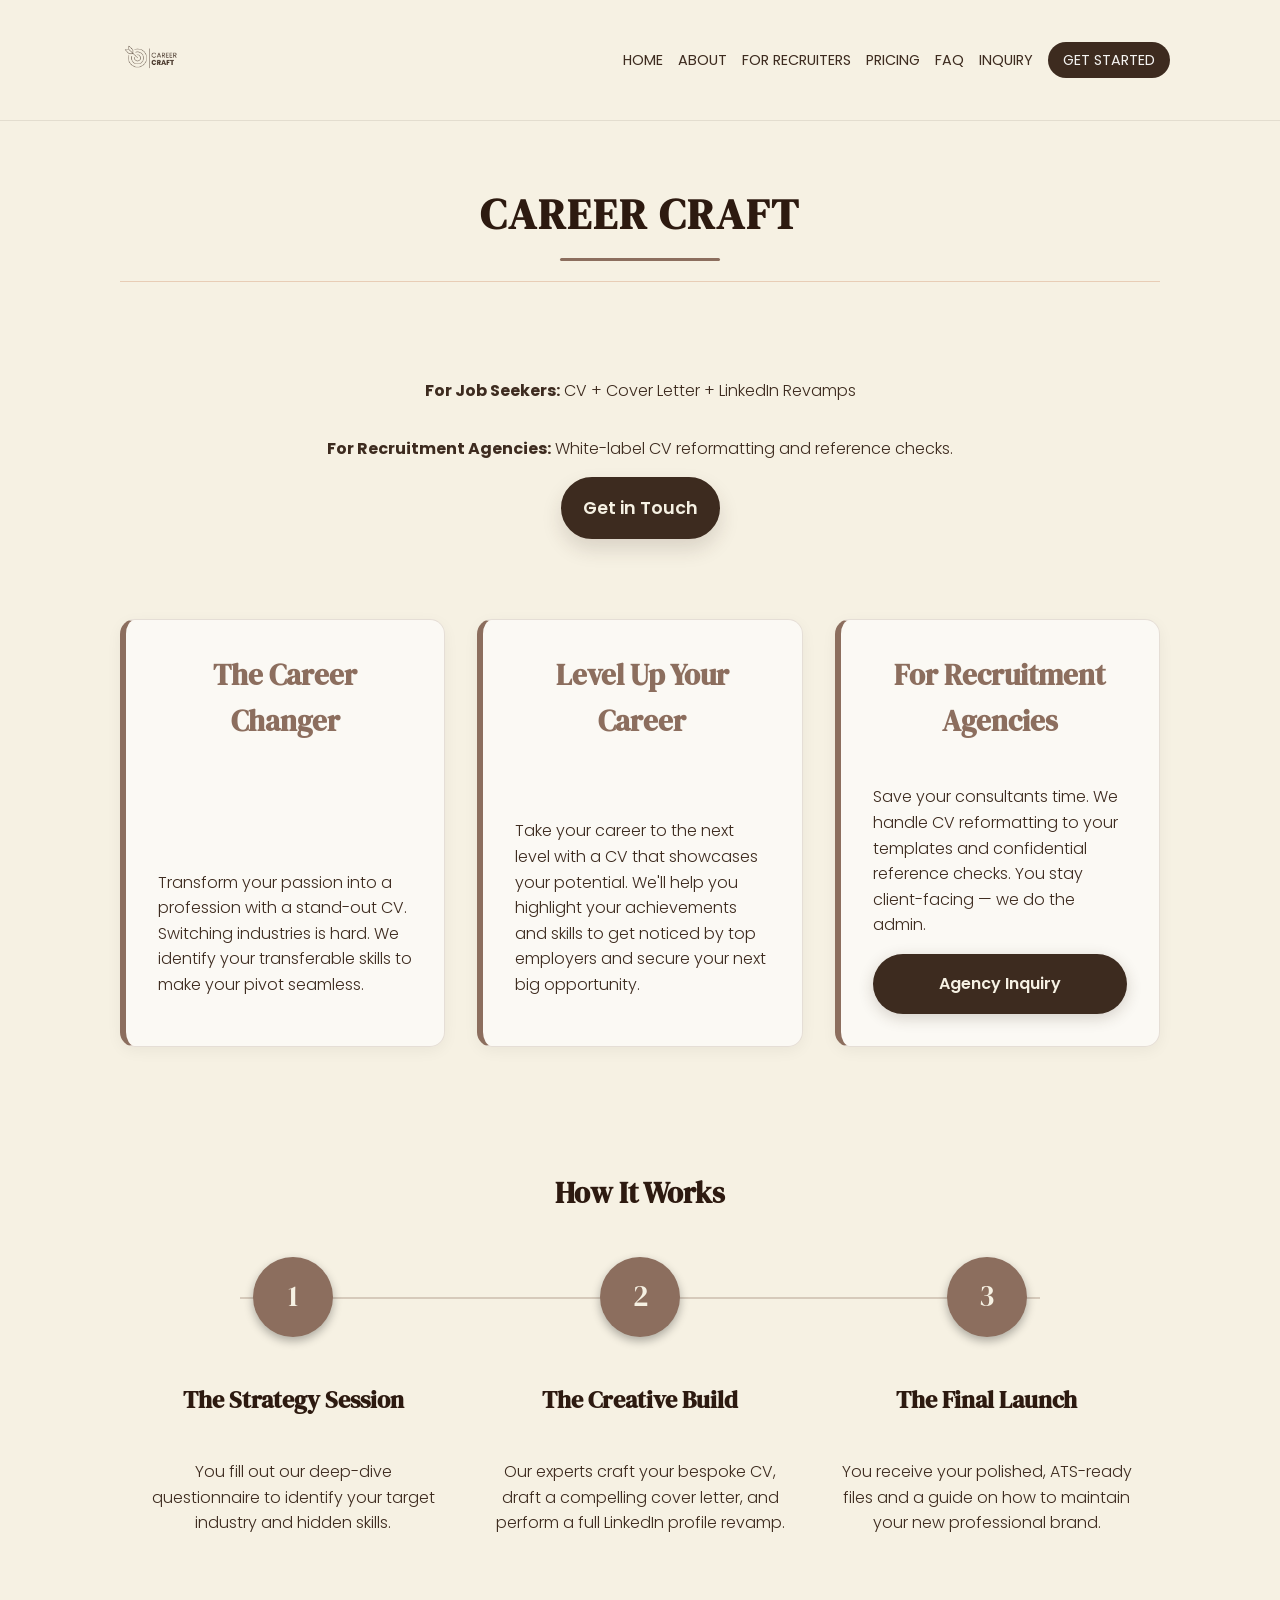
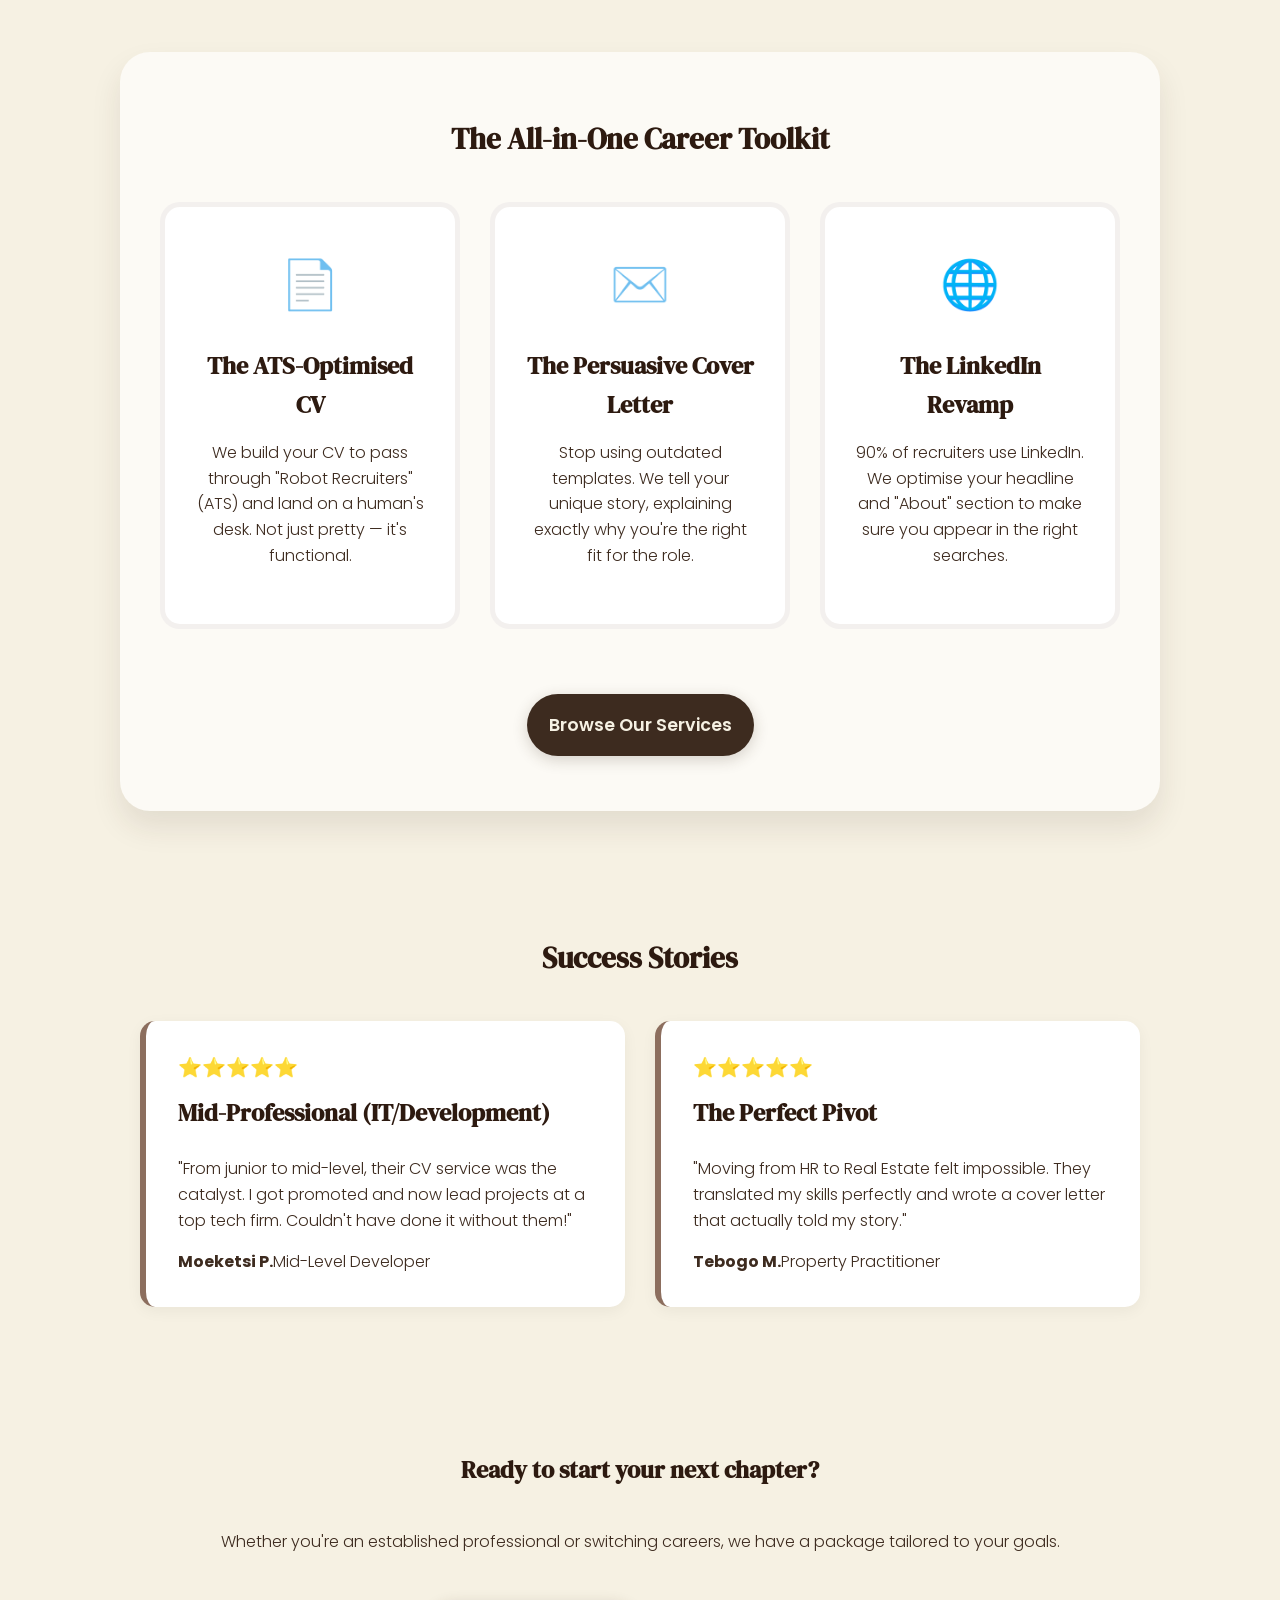
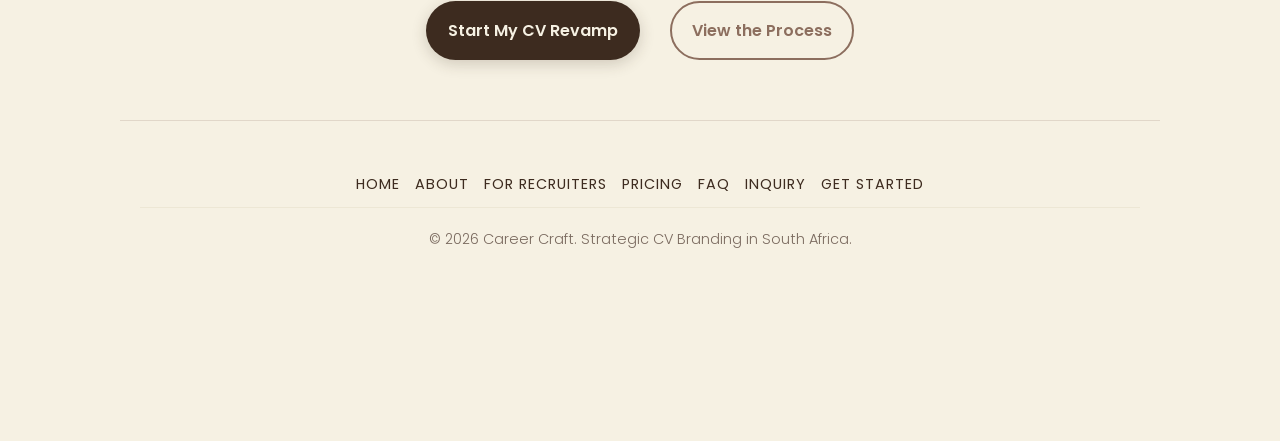
<file: index.html>
<!DOCTYPE html>
<html lang="en">

<head>
    <meta charset="UTF-8">
    <meta name="viewport" content="width=device-width, initial-scale=1.0">
    <meta name="description"
        content="Career Craft: Human-written CVs, cover letters & LinkedIn revamps for SA job seekers. White-label CV reformatting & admin support for recruitment agencies.">

    <title>Career Craft | CV Writing & Recruitment Support South Africa</title>
    <link rel="shortcut icon" href="images/favicon.ico.svg" type="image/x-icon">

    <!-- Open Graph / Social -->
    <meta property="og:title" content="Career Craft | CV Writing & Agency Support">
    <meta property="og:description"
        content="ATS-ready CVs for job seekers. White-label CV reformatting, reference checks & lead gen for recruitment agencies.">
    <meta property="og:type" content="website">
    <meta property="og:image" content="https://career-craft-ruby-six.vercel.app/images/social-preview.png">
    <meta property="og:image:width" content="1200">
    <meta property="og:image:height" content="630">
    <meta property="og:url" content="https://career-craft-ruby-six.vercel.app/">
    <meta property="og:site_name" content="Career Craft">

    <!-- Fonts -->
    <link rel="preconnect" href="https://fonts.googleapis.com">
    <link rel="preconnect" href="https://fonts.gstatic.com" crossorigin>
    <link href="https://fonts.googleapis.com/css2?family=DM+Serif+Display&family=Poppins:wght@300;400;600&display=swap"
        rel="stylesheet">

    <link rel="stylesheet" href="styles.css">
</head>

<body>

    <nav class="top-nav">
        <div class="nav-container">
            <a href="index.html" class="logo-link">
                <img src="images/logo.png (2).png" alt="Career Craft Logo" class="nav-logo">
            </a>

            <ul class="nav-links">
                <li><a href="index.html">Home</a></li>
                <li><a href="about.html">About</a></li>
                <li><a href="agency.html">For Recruiters</a></li>
                <li><a href="pricing.html">Pricing</a></li>
                <li><a href="faq.html">FAQ</a></li>
                <li><a href="inquiry.html">Inquiry</a></li>
                <li><a href="contact.html" class="nav-cta">Get Started</a></li>
            </ul>
        </div>
    </nav>

    <header id="main-title">
        <h1>Career Craft</h1>
    </header>

    <!-- Hero -->
    <section class="hero">
        <p><strong>For Job Seekers:</strong> CV + Cover Letter + LinkedIn Revamps</p>
        <p><strong>For Recruitment Agencies:</strong> White-label CV reformatting and reference checks.
        </p>
        <a href="inquiry.html" class="main-cta-button">Get in Touch</a>
    </section>

    <!-- Main Cards -->
    <section class="card-container">
        <div class="card">
            <h2>The Career Changer</h2>
            <p>Transform your passion into a profession with a stand-out CV. Switching industries is hard. We identify
                your transferable skills to make your pivot seamless.</p>
        </div>
        <div class="card">
            <h2>Level Up Your Career</h2>
            <p>Take your career to the next level with a CV that showcases your potential. We'll help you highlight your
                achievements and skills to get noticed by top employers and secure your next big opportunity.</p>
        </div>
        <div class="card">
            <h2>For Recruitment Agencies</h2>
            <p>Save your consultants time. We handle CV reformatting to your templates and confidential reference
                checks.
                You stay client-facing — we do the admin.</p>
            <a href="inquiry.html?client=agency" class="btn-primary">Agency Inquiry</a>
        </div>
    </section>

    <!-- How It Works -->
    <section class="how-it-works">
        <h2>How It Works</h2>
        <div class="process-stepper">
            <div class="step">
                <div class="step-number">1</div>
                <h3>The Strategy Session</h3>
                <p>You fill out our deep-dive questionnaire to identify your target industry and hidden skills.</p>
            </div>
            <div class="step">
                <div class="step-number">2</div>
                <h3>The Creative Build</h3>
                <p>Our experts craft your bespoke CV, draft a compelling cover letter, and perform a full LinkedIn
                    profile revamp.</p>
            </div>
            <div class="step">
                <div class="step-number">3</div>
                <h3>The Final Launch</h3>
                <p>You receive your polished, ATS-ready files and a guide on how to maintain your new professional
                    brand.</p>
            </div>
        </div>
    </section>

    <!-- Toolkit -->
    <section class="career-toolkit">
        <h2>The All-in-One Career Toolkit</h2>
        <div class="toolkit-grid">
            <div class="toolkit-card">
                <div class="toolkit-icon">📄</div>
                <h3>The ATS-Optimised CV</h3>
                <p>We build your CV to pass through "Robot Recruiters" (ATS) and land on a human's desk. Not just pretty
                    — it's functional.</p>
            </div>
            <div class="toolkit-card">
                <div class="toolkit-icon">✉️</div>
                <h3>The Persuasive Cover Letter</h3>
                <p>Stop using outdated templates. We tell your unique story, explaining exactly why you're the right fit
                    for the role.</p>
            </div>
            <div class="toolkit-card">
                <div class="toolkit-icon">🌐</div>
                <h3>The LinkedIn Revamp</h3>
                <p>90% of recruiters use LinkedIn. We optimise your headline and "About" section to make sure you appear
                    in the right searches.</p>
            </div>
        </div>
        <div class="toolkit-footer">
            <a href="pricing.html" class="btn-primary">Browse Our Services</a>
        </div>
    </section>

    <!-- Testimonials -->
    <section class="testimonial-section">
        <h2 class="section-title">Success Stories</h2>
        <div class="testimonial-container">
            <div class="testimonial-card">
                <div class="stars">⭐⭐⭐⭐⭐</div>
                <h3 class="card-headline">Mid-Professional (IT/Development)</h3>
                <p class="card-text">"From junior to mid-level, their CV service was the catalyst. I got promoted and
                    now lead projects at a top tech firm. Couldn't have done it without them!"</p>
                <div class="client-info"><strong>Moeketsi P.</strong><span>Mid-Level Developer</span></div>
            </div>
            <div class="testimonial-card">
                <div class="stars">⭐⭐⭐⭐⭐</div>
                <h3 class="card-headline">The Perfect Pivot</h3>
                <p class="card-text">"Moving from HR to Real Estate felt impossible. They translated my skills perfectly
                    and wrote a cover letter that actually told my story."</p>
                <div class="client-info"><strong>Tebogo M.</strong><span>Property Practitioner</span></div>
            </div>
        </div>
    </section>

    <!-- Closer -->
    <section class="home-closer">
        <div class="closer-container">
            <h3>Ready to start your next chapter?</h3>
            <p class="closer-paragraph">Whether you're an established professional or switching careers, we have a
                package tailored to your goals.</p>
            <div class="button-group">
                <a href="pricing.html" class="btn-primary">Start My CV Revamp</a>
                <a href="about.html" class="btn-secondary">View the Process</a>
            </div>
        </div>
    </section>

    <!-- Footer -->
    <footer class="site-footer">
        <nav class="bottom-nav">
            <ul class="footer-menu">
                <li><a href="index.html">Home</a></li>
                <li><a href="about.html">About</a></li>
                <li><a href="agency.html">For Recruiters</a></li>
                <li><a href="pricing.html">Pricing</a></li>
                <li><a href="faq.html">FAQ</a></li>
                <li><a href="inquiry.html">Inquiry</a></li>
                <li><a href="contact.html">Get Started</a></li>
            </ul>
        </nav>
        <p>&copy; 2026 Career Craft. Strategic CV Branding in South Africa.</p>
    </footer>

    <script src="script.js"></script>
</body>

</html>
</file>
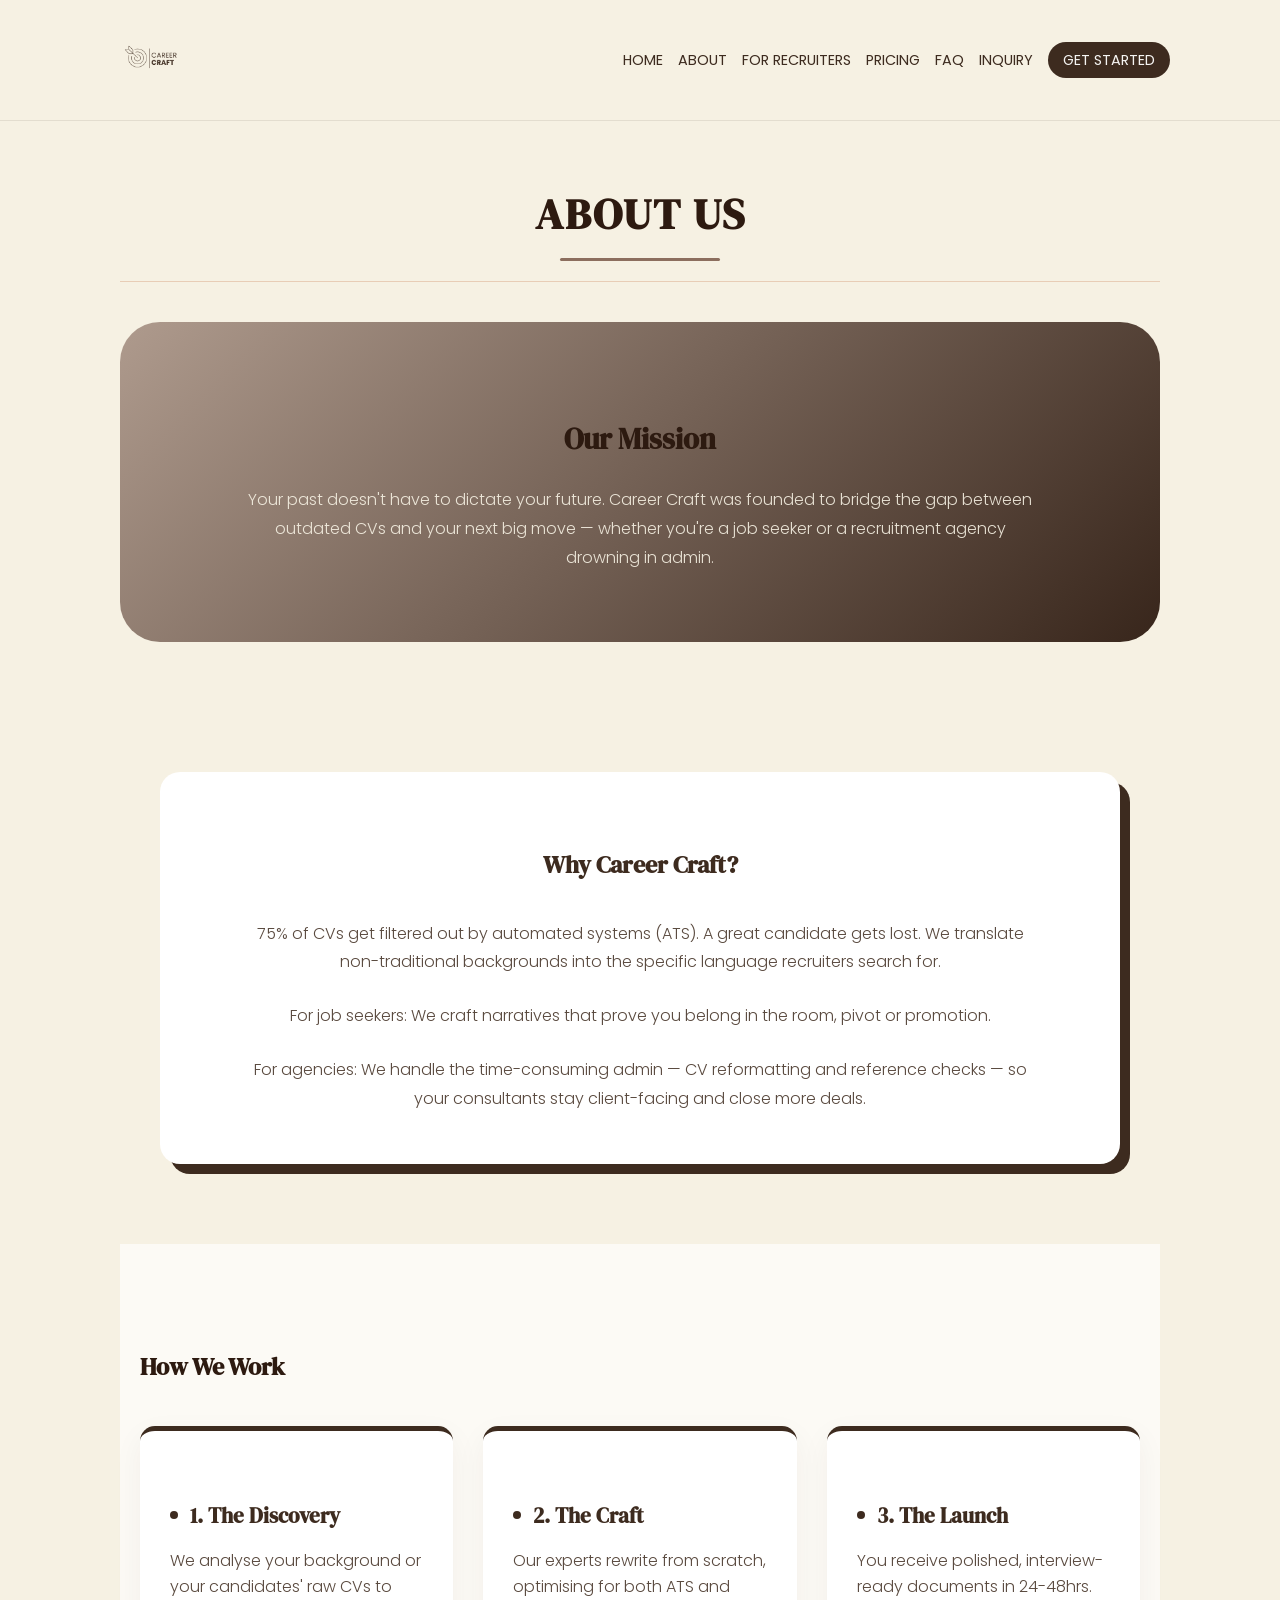
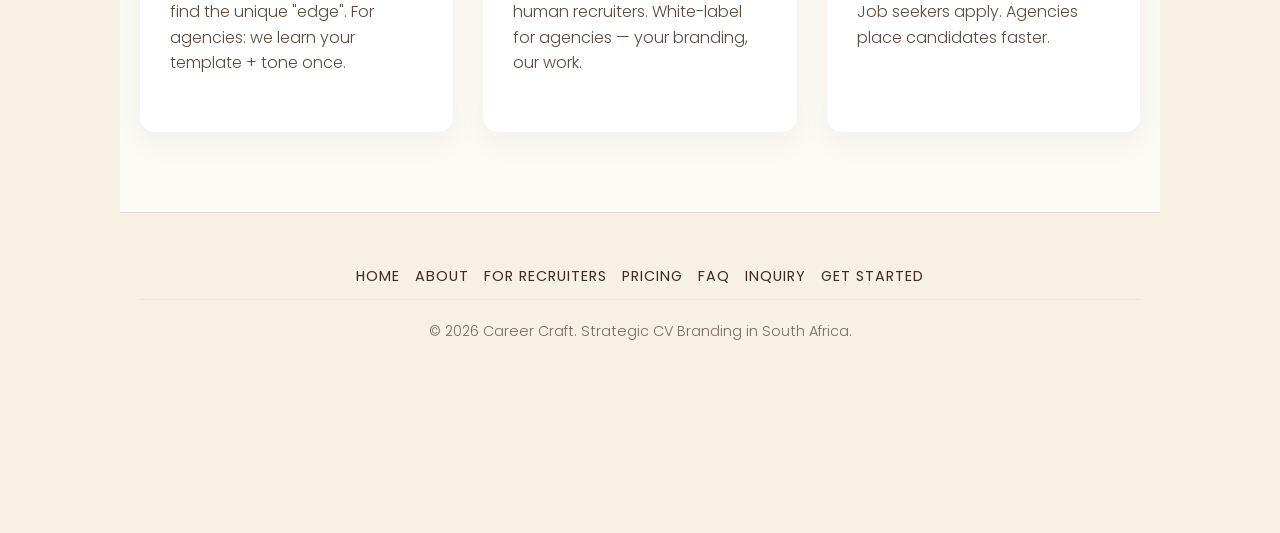
<file: about.html>
<!DOCTYPE html>
<html lang="en">

<head>
    <meta charset="UTF-8">
    <meta name="viewport" content="width=device-width, initial-scale=1.0">
    <meta name="description"
        content="Career Craft helps SA job seekers and recruitment agencies. We translate non-traditional backgrounds into ATS-ready CVs and handle agency admin: reformatting, reference checks & lead gen.">

    <title>About Us | Career Craft</title>
    <link rel="shortcut icon" href="images/favicon.ico.svg" type="image/x-icon">

    <!-- Open Graph / Social -->
    <meta property="og:title" content="About Career Craft | CV Writing & Agency Support">
    <meta property="og:description"
        content="We bridge the gap between outdated CVs and your next move. Human-written CVs for job seekers. White-label admin support for recruiters.">
    <meta property="og:type" content="website">
    <meta property="og:image" content="https://career-craft-ruby-six.vercel.app/images/social-preview.png">
    <meta property="og:image:width" content="1200">
    <meta property="og:image:height" content="630">
    <meta property="og:url" content="https://career-craft-ruby-six.vercel.app/about.html">
    <meta property="og:site_name" content="Career Craft">

    <!-- Fonts -->
    <link rel="preconnect" href="https://fonts.googleapis.com">
    <link rel="preconnect" href="https://fonts.gstatic.com" crossorigin>
    <link href="https://fonts.googleapis.com/css2?family=DM+Serif+Display&family=Poppins:wght@300;400;600&display=swap"
        rel="stylesheet">

    <link rel="stylesheet" href="styles.css">
</head>

<body>
    <nav class="top-nav">
        <div class="nav-container">
            <a href="index.html" class="logo-link">
                <img src="images/logo.png (2).png" alt="Career Craft Logo" class="nav-logo">
            </a>

            <ul class="nav-links">
                <li><a href="index.html">Home</a></li>
                <li><a href="about.html">About</a></li>
                <li><a href="agency.html">For Recruiters</a></li>
                <li><a href="pricing.html">Pricing</a></li>
                <li><a href="faq.html">FAQ</a></li>
                <li><a href="inquiry.html">Inquiry</a></li>
                <li><a href="contact.html" class="nav-cta">Get Started</a></li>
            </ul>
        </div>
    </nav>

    <header id="main-title">
        <h1>About Us</h1>
    </header>

    <div class="menu-overlay"></div>

    <section class="about-hero">
        <h2>Our Mission</h2>
        <p>Your past doesn't have to dictate your future. Career Craft was founded to bridge the gap between outdated
            CVs and your next big move — whether you're a job seeker or a recruitment agency drowning in admin.</p>
    </section>

    <section class="why-choose-us">
        <div class="why-grid">
            <h3 class="why-item-heading">Why Career Craft?</h3>
            <p class="why-item-paragraph">75% of CVs get filtered out by automated systems (ATS). A great candidate gets
                lost. We translate non-traditional backgrounds into the specific language recruiters search for.</p>
            <p class="why-item-paragraph">For job seekers: We craft narratives that prove you belong in the room, pivot
                or promotion.</p>
            <p class="why-item-paragraph">For agencies: We handle the time-consuming admin — CV reformatting and
                reference
                checks — so your consultants stay client-facing and close more deals.</p>
        </div>
    </section>

    <section class="process-section">
        <h3 class="process-section-heading">How We Work</h3>
        <div class="process-grid">
            <div class="about-step">
                <h4>1. The Discovery</h4>
                <p>We analyse your background or your candidates' raw CVs to find the unique "edge". For agencies: we
                    learn your template + tone once.</p>
            </div>
            <div class="about-step">
                <h4>2. The Craft</h4>
                <p>Our experts rewrite from scratch, optimising for both ATS and human recruiters. White-label for
                    agencies — your branding, our work.</p>
            </div>
            <div class="about-step">
                <h4>3. The Launch</h4>
                <p>You receive polished, interview-ready documents in 24-48hrs. Job seekers apply. Agencies place
                    candidates faster.</p>
            </div>
        </div>
    </section>

    <footer class="site-footer">
        <nav class="bottom-nav">
            <ul class="footer-menu">
                <li><a href="index.html">Home</a></li>
                <li><a href="about.html">About</a></li>
                <li><a href="agency.html">For Recruiters</a></li>
                <li><a href="pricing.html">Pricing</a></li>
                <li><a href="faq.html">FAQ</a></li>
                <li><a href="inquiry.html">Inquiry</a></li>
                <li><a href="contact.html">Get Started</a></li>
            </ul>
        </nav>
        <p>&copy; 2026 Career Craft. Strategic CV Branding in South Africa.</p>
    </footer>

    <script src="script.js"></script>
</body>

</html>
</file>
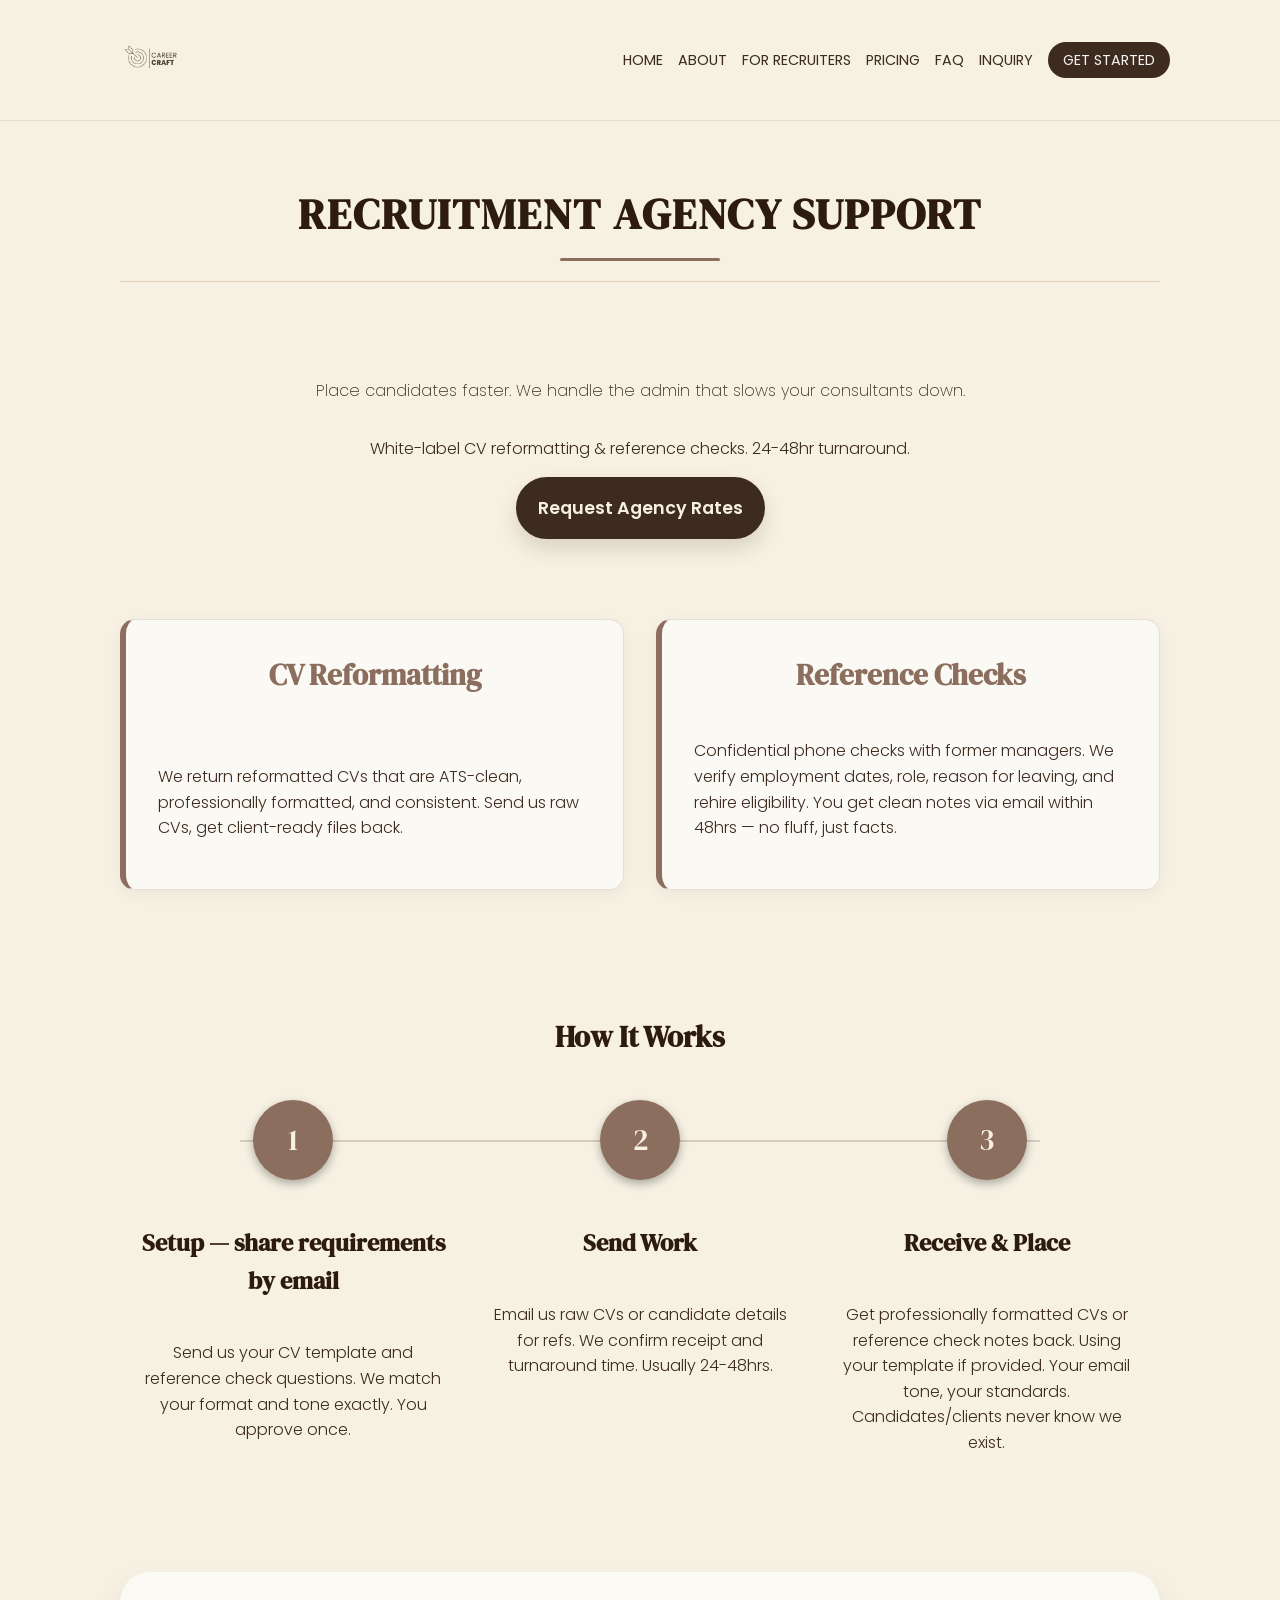
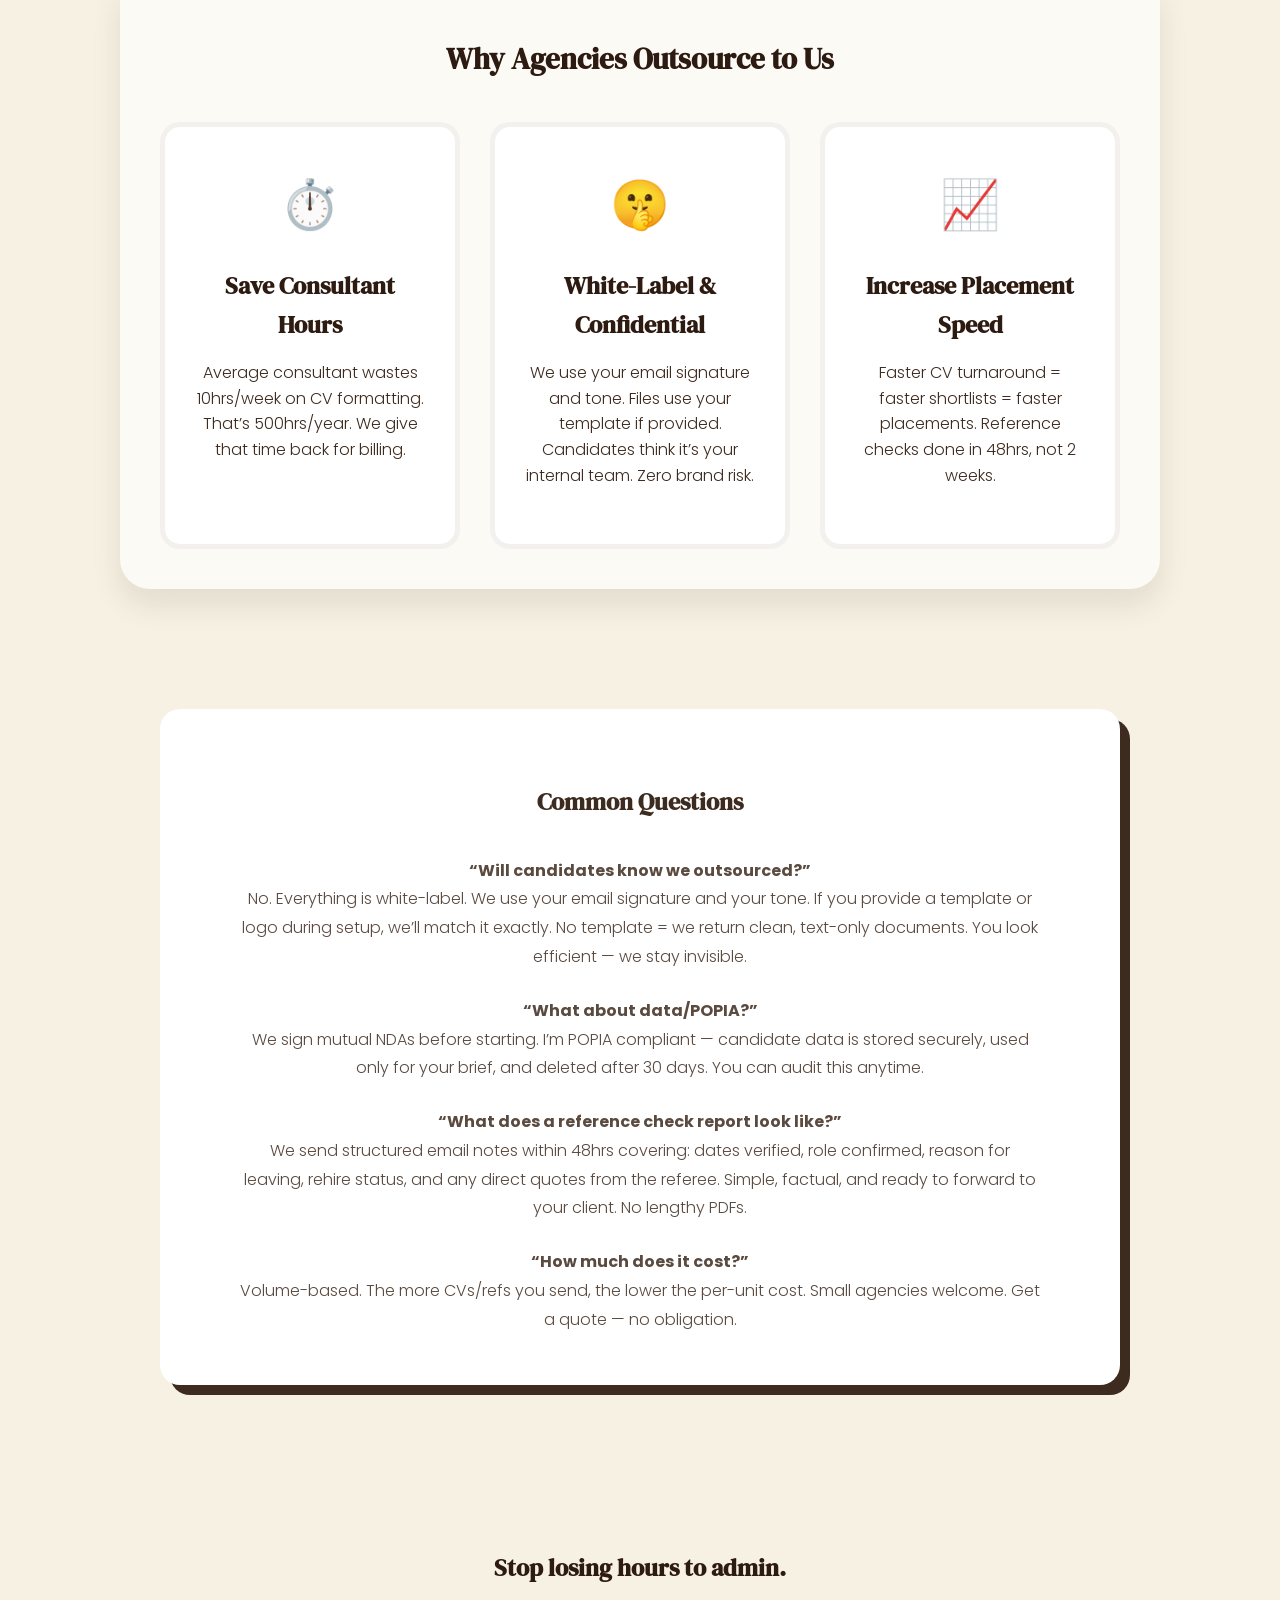
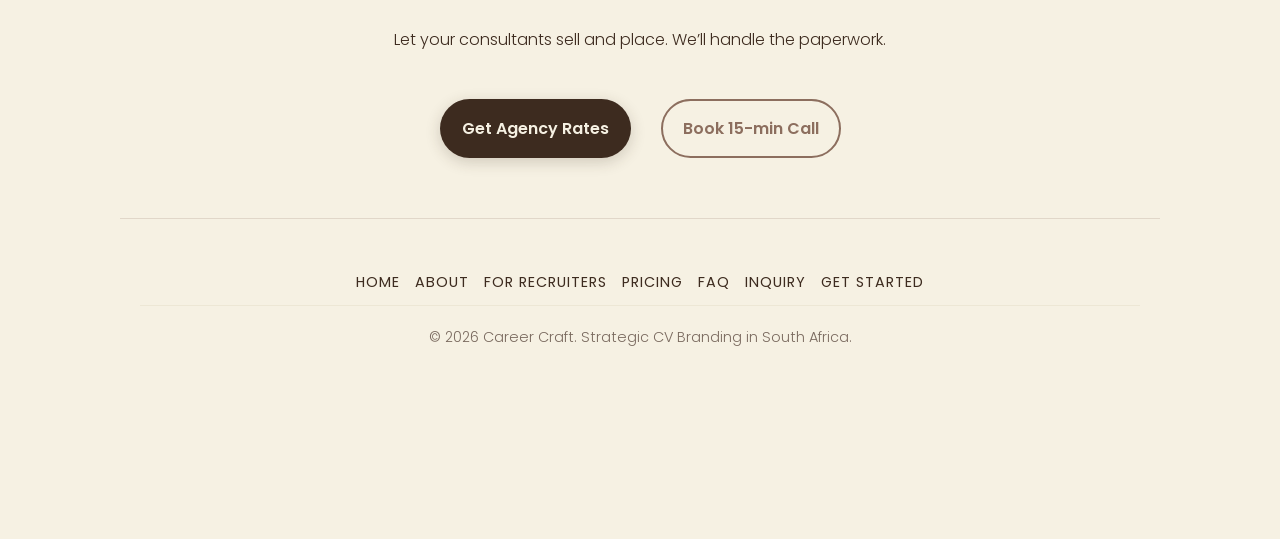
<file: agency.html>
<!DOCTYPE html>
<html lang="en">

<head>
    <meta charset="UTF-8">
    <meta name="viewport" content="width=device-width, initial-scale=1.0">
    <meta name="description"
        content="White-label CV reformatting & confidential reference checks for SA recruitment agencies. 24-48hr turnaround. You stay client-facing — we handle the admin.">

    <title>For Recruitment Agencies | Career Craft</title>
    <link rel="shortcut icon" href="images/favicon.ico.svg" type="image/x-icon">

    <!-- Open Graph / Social -->
    <meta property="og:title" content="Recruitment Agency Support | Career Craft">
    <meta property="og:description"
        content="Outsource CV reformatting & reference checks. Save your consultants 2+ hours per candidate. White-label, confidential, fast.">
    <meta property="og:type" content="website">
    <meta property="og:image" content="https://career-craft-ruby-six.vercel.app/images/social-preview.png">
    <meta property="og:image:width" content="1200">
    <meta property="og:image:height" content="630">
    <meta property="og:url" content="https://career-craft-ruby-six.vercel.app/agency.html">
    <meta property="og:site_name" content="Career Craft">

    <!-- Fonts -->
    <link rel="preconnect" href="https://fonts.googleapis.com">
    <link rel="preconnect" href="https://fonts.gstatic.com" crossorigin>
    <link href="https://fonts.googleapis.com/css2?family=DM+Serif+Display&family=Poppins:wght@300;400;600&display=swap"
        rel="stylesheet">

    <link rel="stylesheet" href="styles.css">
</head>

<body>

    <nav class="top-nav">
        <div class="nav-container">
            <a href="index.html" class="logo-link">
                <img src="images/logo.png (2).png" alt="Career Craft Logo" class="nav-logo">
            </a>

            <ul class="nav-links">
                <li><a href="index.html">Home</a></li>
                <li><a href="about.html">About</a></li>
                <li><a href="agency.html">For Recruiters</a></li>
                <li><a href="pricing.html">Pricing</a></li>
                <li><a href="faq.html">FAQ</a></li>
                <li><a href="inquiry.html">Inquiry</a></li>
                <li><a href="contact.html" class="nav-cta">Get Started</a></li>
            </ul>
        </div>
    </nav>

    <header id="main-title">
        <h1>Recruitment Agency Support</h1>
    </header>

    <!-- Hero -->
    <section class="hero">
        <p class="tagline">Place candidates faster. We handle the admin that slows your consultants down.</p>
        <p>White-label CV reformatting & reference checks. 24-48hr turnaround.</p>
        <a href="inquiry.html?client=agency" class="main-cta-button">Request Agency Rates</a>
    </section>

    <!-- Core Services -->
    <section class="card-container">
        <div class="card">
            <h2>CV Reformatting</h2>
            <p>We return reformatted CVs that are ATS-clean, professionally formatted, and consistent. Send us raw CVs,
                get client-ready files back.</p>
        </div>
        <div class="card">
            <h2>Reference Checks</h2>
            <p>Confidential phone checks with former managers. We verify employment dates, role, reason for leaving, and
                rehire eligibility. You get clean notes via email within 48hrs — no fluff, just facts.</p>
        </div>
    </section>

    <!-- How It Works for Agencies -->
    <section class="how-it-works">
        <h2>How It Works</h2>
        <div class="process-stepper">
            <div class="step">
                <div class="step-number">1</div>
                <h3>Setup — share requirements by email</h3>
                <p>Send us your CV template and reference check questions. We match your format and tone exactly. You
                    approve once.</p>
            </div>
            <div class="step">
                <div class="step-number">2</div>
                <h3>Send Work</h3>
                <p>Email us raw CVs or candidate details for refs. We confirm receipt and turnaround time. Usually
                    24-48hrs.</p>
            </div>
            <div class="step">
                <div class="step-number">3</div>
                <h3>Receive & Place</h3>
                <p>Get professionally formatted CVs or reference check notes back. Using your template if provided. Your
                    email tone, your standards. Candidates/clients never know we exist.</p>
            </div>
        </div>
    </section>

    <!-- Why Agencies Use Us -->
    <section class="career-toolkit">
        <h2>Why Agencies Outsource to Us</h2>
        <div class="toolkit-grid">
            <div class="toolkit-card">
                <div class="toolkit-icon">⏱️</div>
                <h3>Save Consultant Hours</h3>
                <p>Average consultant wastes 10hrs/week on CV formatting. That’s 500hrs/year. We give that time back for
                    billing.</p>
            </div>
            <div class="toolkit-card">
                <div class="toolkit-icon">🤫</div>
                <h3>White-Label & Confidential</h3>
                <p>We use your email signature and tone. Files use your template if provided. Candidates think it’s your
                    internal team. Zero brand risk.</p>
            </div>
            <div class="toolkit-card">
                <div class="toolkit-icon">📈</div>
                <h3>Increase Placement Speed</h3>
                <p>Faster CV turnaround = faster shortlists = faster placements. Reference checks done in 48hrs, not 2
                    weeks.</p>
            </div>
        </div>
    </section>

    <!-- Objection Handling -->
    <section class="why-choose-us">
        <div class="why-grid">
            <h3 class="why-item-heading">Common Questions</h3>
            <p class="why-item-paragraph"><strong>“Will candidates know we outsourced?”</strong><br>No. Everything is
                white-label. We use your email signature and your tone. If you provide a template or logo during setup,
                we’ll match it exactly. No template = we return clean, text-only documents. You look efficient — we stay
                invisible.</p>
            <p class="why-item-paragraph"><strong>“What about data/POPIA?”</strong><br>We sign mutual NDAs before
                starting. I’m POPIA compliant — candidate data is stored securely, used only for your brief, and deleted
                after 30 days. You can audit this anytime.</p>
            <p class="why-item-paragraph"><strong>“What does a reference check report look like?”</strong><br>We send
                structured email notes within 48hrs covering: dates verified, role confirmed, reason for leaving, rehire
                status, and any direct quotes from the referee. Simple, factual, and ready to forward to your client. No
                lengthy PDFs.</p>
            <p class="why-item-paragraph"><strong>“How much does it cost?”</strong><br>Volume-based. The more CVs/refs
                you send, the lower the per-unit cost. Small agencies welcome. Get a quote — no obligation.</p>
        </div>
    </section>

    <!-- Closer -->
    <section class="home-closer">
        <div class="closer-container">
            <h3>Stop losing hours to admin.</h3>
            <p class="closer-paragraph">Let your consultants sell and place. We’ll handle the paperwork.</p>
            <div class="button-group">
                <a href="inquiry.html?client=agency" class="btn-primary">Get Agency Rates</a>
                <a href="contact.html" class="btn-secondary">Book 15-min Call</a>
            </div>
        </div>
    </section>

    <!-- Footer -->
    <footer class="site-footer">
        <nav class="bottom-nav">
            <ul class="footer-menu">
                <li><a href="index.html">Home</a></li>
                <li><a href="about.html">About</a></li>
                <li><a href="agency.html">For Recruiters</a></li>
                <li><a href="pricing.html">Pricing</a></li>
                <li><a href="faq.html">FAQ</a></li>
                <li><a href="inquiry.html">Inquiry</a></li>
                <li><a href="contact.html">Get Started</a></li>
            </ul>
        </nav>
        <p>&copy; 2026 Career Craft. Strategic CV Branding in South Africa.</p>
    </footer>

    <script src="script.js"></script>
</body>

</html>
</file>
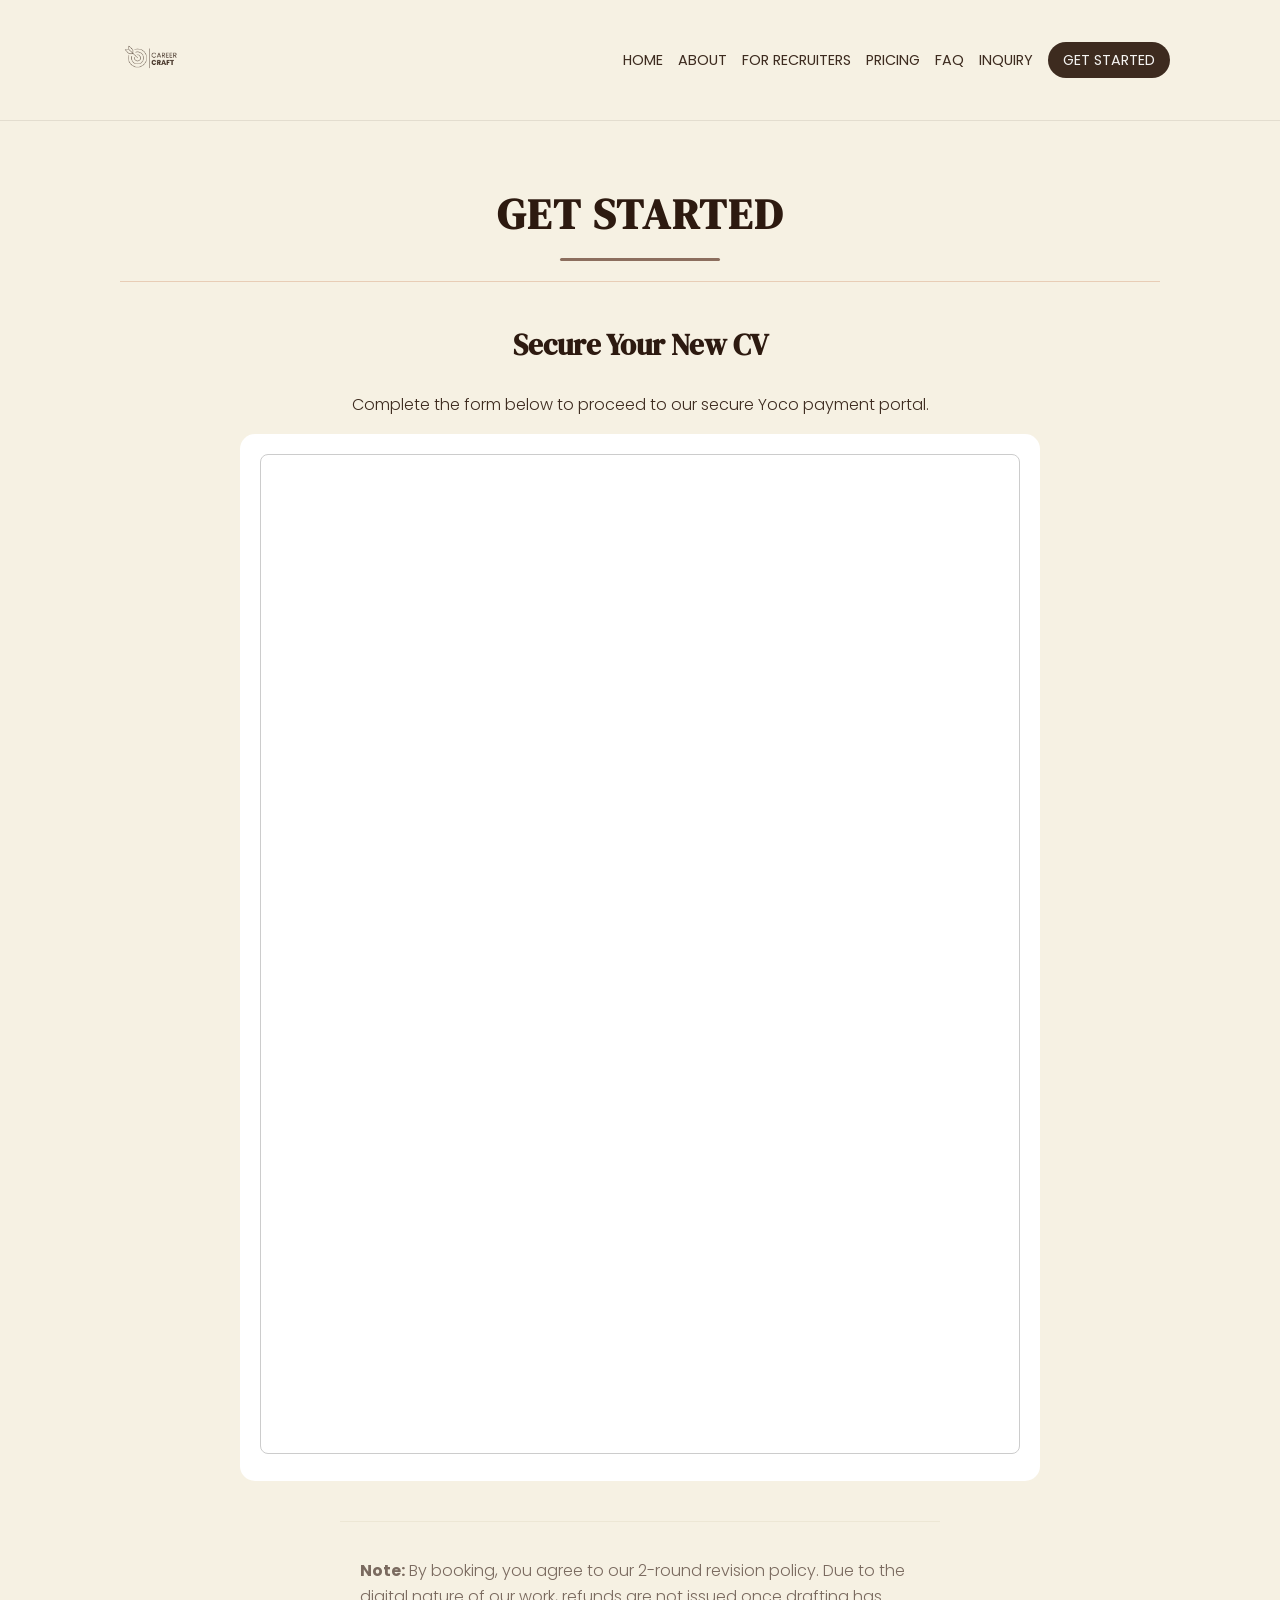
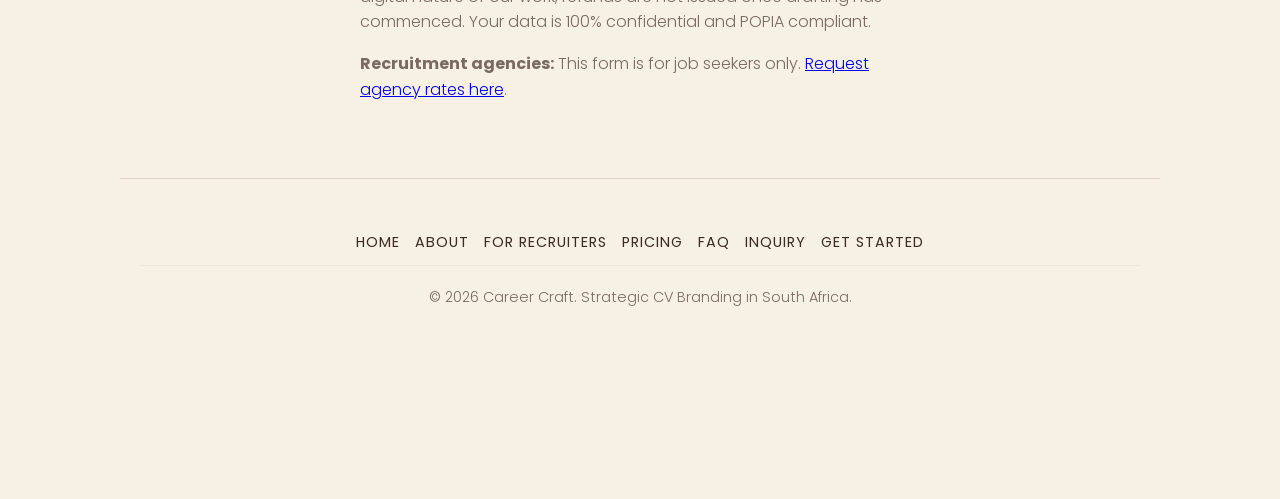
<file: contact.html>
<!DOCTYPE html>
<html lang="en">

<head>
    <meta charset="UTF-8">
    <meta name="viewport" content="width=device-width, initial-scale=1.0">
    <meta name="description"
        content="Start your CV revamp with Career Craft. Secure Yoco payment. R150 Basic Refresh, R200 Career Pivot, or R250 Full Pro Revamp. 24-48hr delivery for job seekers in South Africa.">

    <title>Secure Your New CV | Career Craft</title>
    <link rel="shortcut icon" href="images/favicon.ico.svg" type="image/x-icon">

    <!-- Open Graph / Social -->
    <meta property="og:title" content="Get Started | Career Craft">
    <meta property="og:description"
        content="Ready to launch your career? Secure your ATS-optimised CV, cover letter, or LinkedIn revamp. Job seekers only.">
    <meta property="og:type" content="website">
    <meta property="og:image" content="https://career-craft-ruby-six.vercel.app/images/social-preview.png">
    <meta property="og:image:width" content="1200">
    <meta property="og:image:height" content="630">
    <meta property="og:url" content="https://career-craft-ruby-six.vercel.app/contact.html">
    <meta property="og:site_name" content="Career Craft">

    <!-- Fonts -->
    <link rel="preconnect" href="https://fonts.googleapis.com">
    <link rel="preconnect" href="https://fonts.gstatic.com" crossorigin>
    <link href="https://fonts.googleapis.com/css2?family=DM+Serif+Display&family=Poppins:wght@300;400;600&display=swap"
        rel="stylesheet">

    <link rel="stylesheet" href="styles.css">
</head>

<body>
    <nav class="top-nav">
        <div class="nav-container">
            <a href="index.html" class="logo-link">
                <img src="images/logo.png (2).png" alt="Career Craft Logo" class="nav-logo">
            </a>

            <ul class="nav-links">
                <li><a href="index.html">Home</a></li>
                <li><a href="about.html">About</a></li>
                <li><a href="agency.html">For Recruiters</a></li>
                <li><a href="pricing.html">Pricing</a></li>
                <li><a href="faq.html">FAQ</a></li>
                <li><a href="inquiry.html">Inquiry</a></li>
                <li><a href="contact.html" class="nav-cta">Get Started</a></li>
            </ul>
        </div>
    </nav>

    <header id="main-title">
        <h1>Get Started</h1>
    </header>

    <section class="contact-hero">
        <h2 id="hero-heading">Secure Your New CV</h2>
        <p id="hero-subtext">Complete the form below to proceed to our secure Yoco payment portal.</p>
    </section>

    <section class="contact-form-container" style="max-width: 800px; margin: 0 auto; padding: 20px;">
        <iframe id="tally-form" src="https://tally.so/embed/rjVM4M?alignLeft=1&hideTitle=1&transparentBackground=1"
            loading="lazy" width="100%" height="1000" frameborder="0" marginheight="0" marginwidth="0"
            title="Career Craft Questionnaire" style="min-height: 1000px; border: 1px solid #ccc; border-radius: 8px;">
        </iframe>
    </section>

    <section class="policy-snippet"
        style="max-width: 600px; margin: 40px auto; padding: 20px; font-size: 0.85rem; color: #7a6a5f; line-height: 1.6; border-top: 1px solid #ede7d5;">
        <p><strong>Note:</strong> By booking, you agree to our 2-round revision policy. Due to the digital nature of our
            work, refunds are not issued once drafting has commenced. Your data is 100% confidential and POPIA
            compliant.</p>
        <p style="margin-top: 10px;"><strong>Recruitment agencies:</strong> This form is for job seekers only. <a
                href="inquiry.html?client=agency">Request agency rates here</a>.</p>
    </section>

    <footer class="site-footer">
        <nav class="footer-nav">
            <ul class="footer-menu">
                <li><a href="index.html">Home</a></li>
                <li><a href="about.html">About</a></li>
                <li><a href="agency.html">For Recruiters</a></li>
                <li><a href="pricing.html">Pricing</a></li>
                <li><a href="faq.html">FAQ</a></li>
                <li><a href="inquiry.html">Inquiry</a></li>
                <li><a href="contact.html">Get Started</a></li>
            </ul>
        </nav>
        <p>&copy; 2026 Career Craft. Strategic CV Branding in South Africa.</p>
    </footer>

    <script src="script.js"></script>
</body>

</html>
</file>
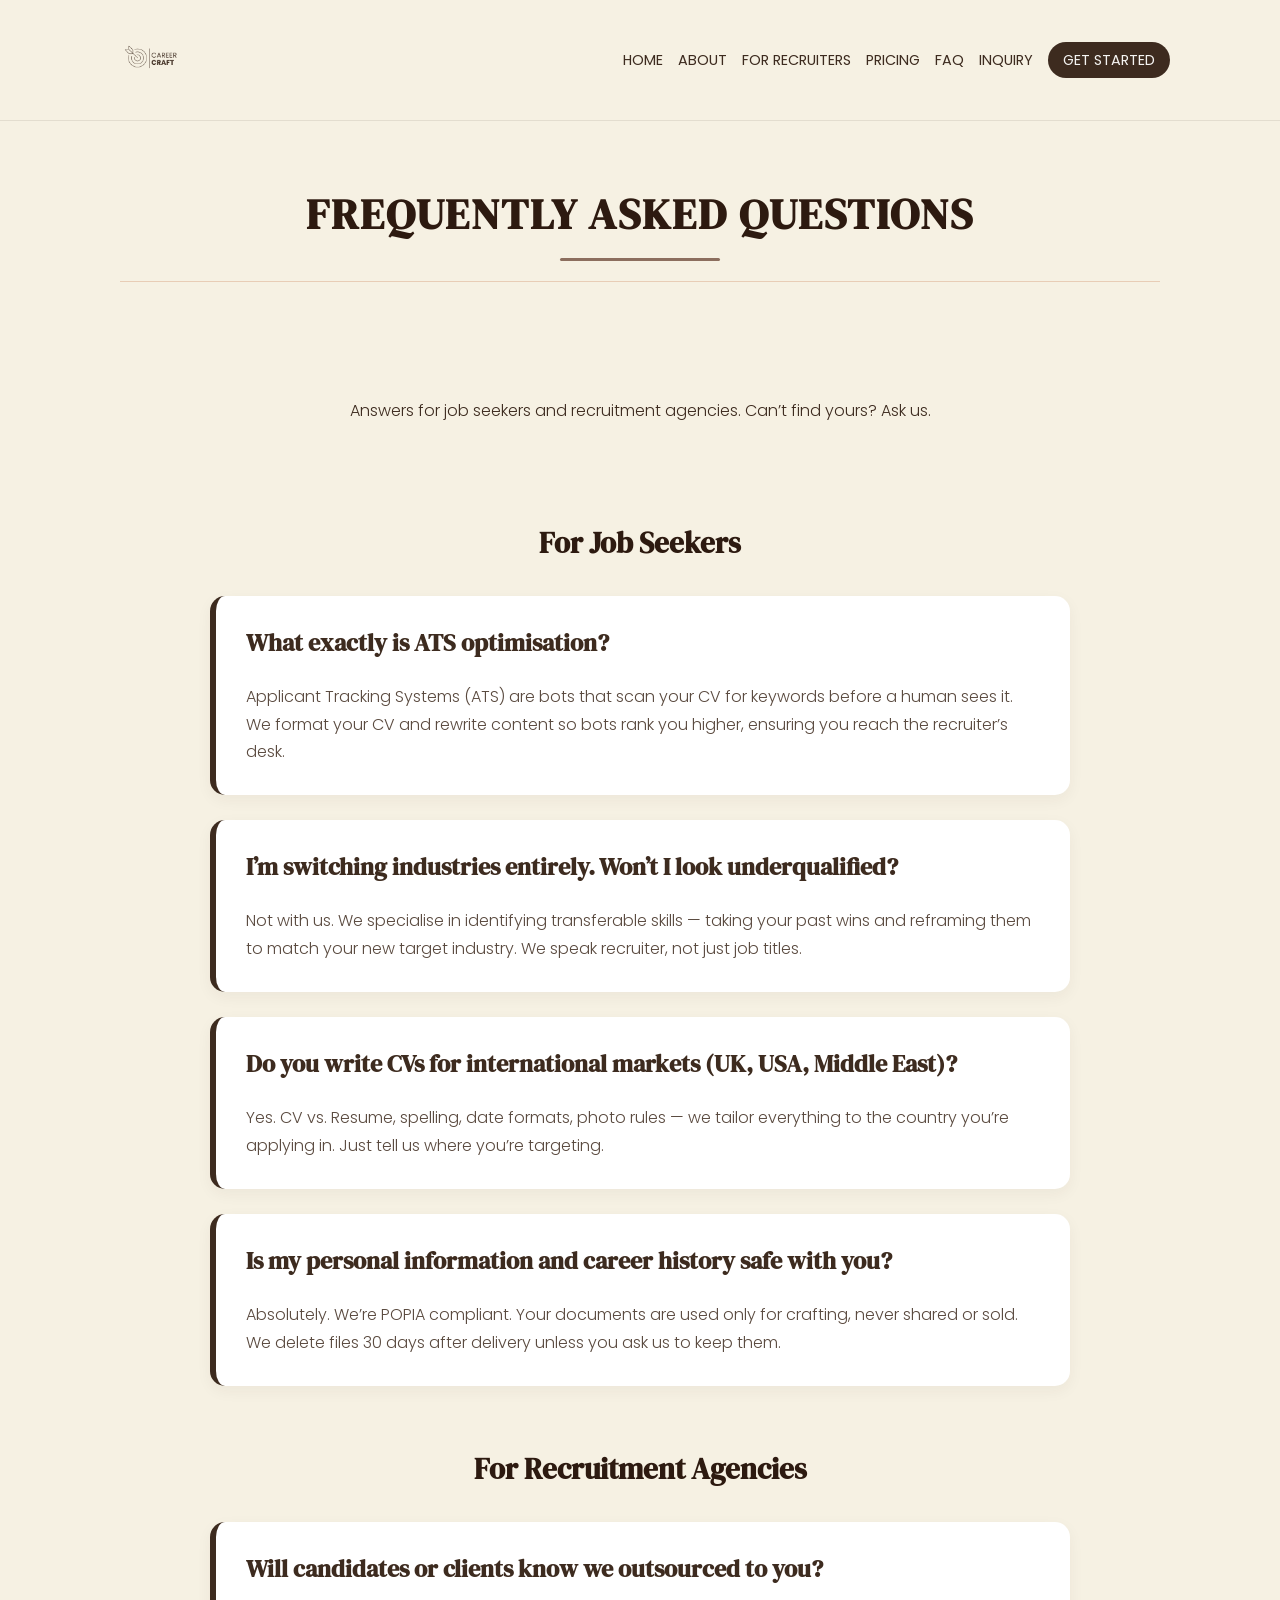
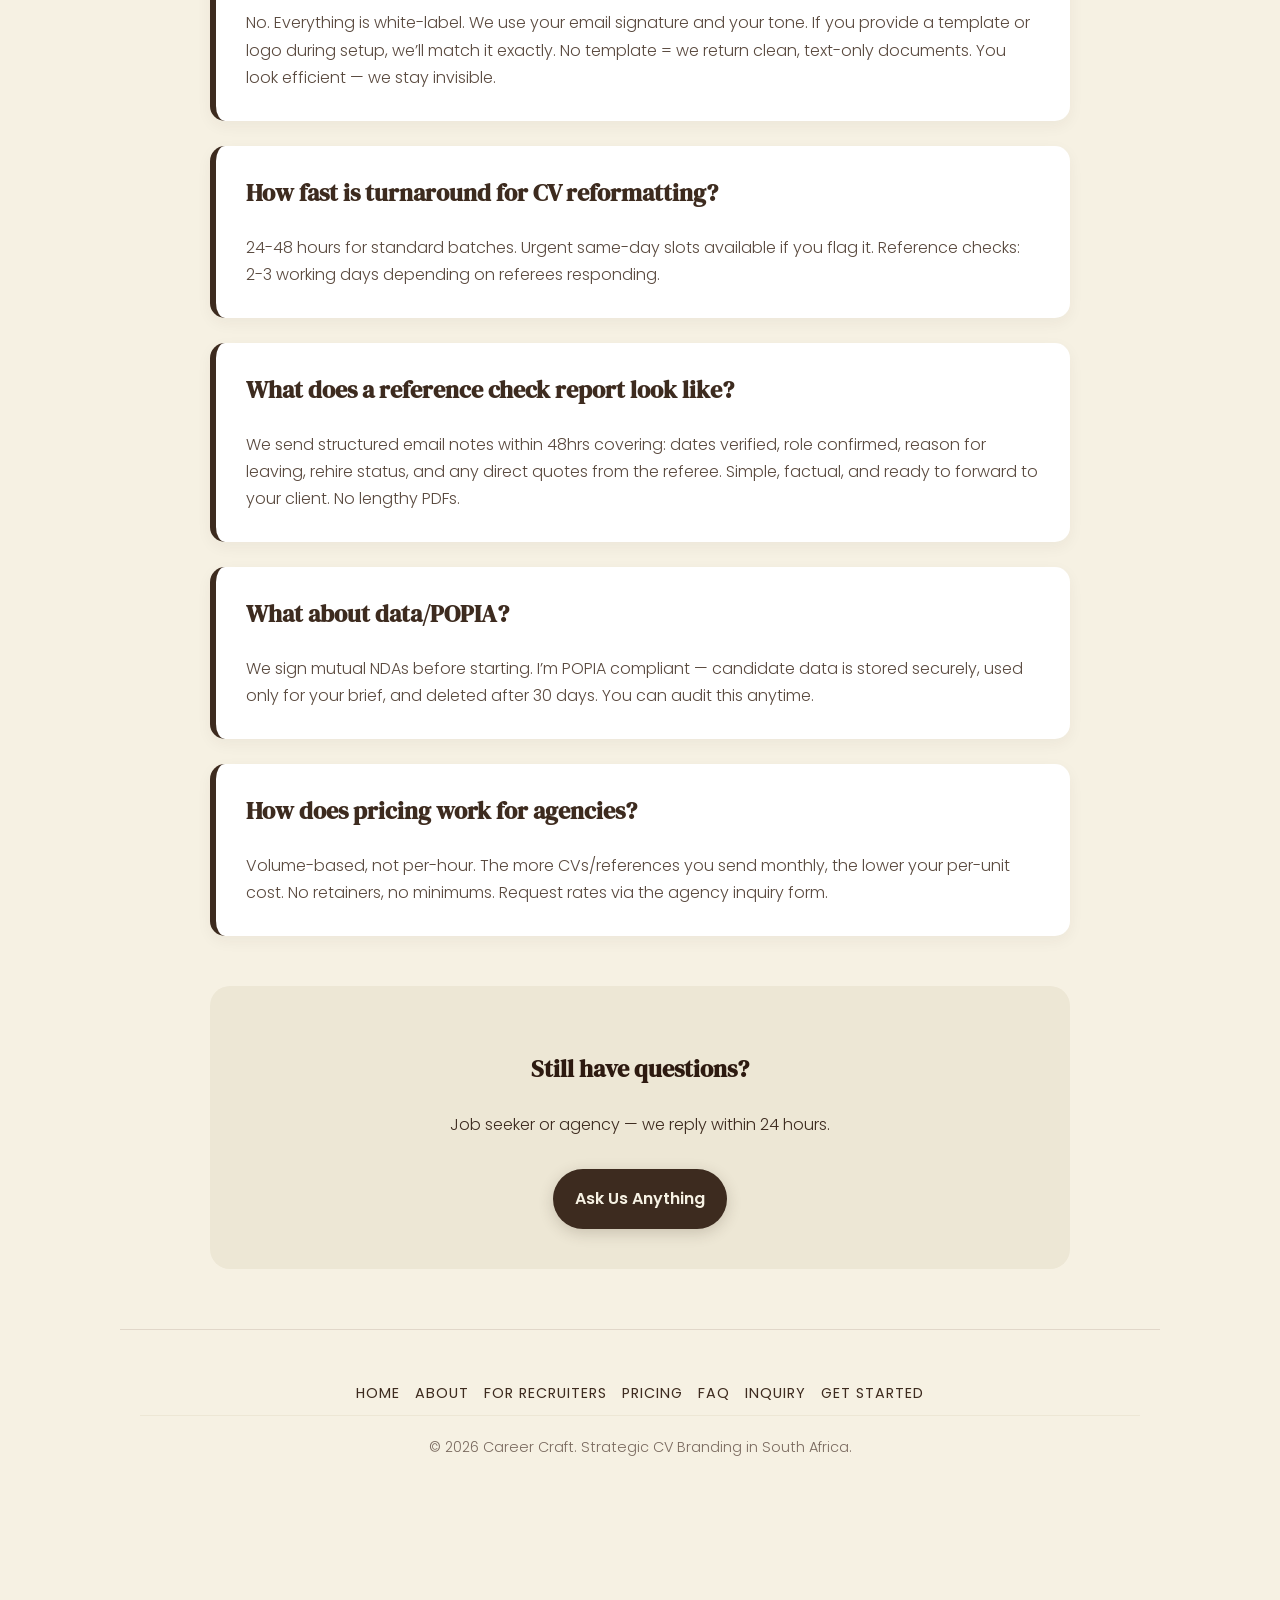
<file: faq.html>
<!DOCTYPE html>
<html lang="en">

<head>
    <meta charset="UTF-8">
    <meta name="viewport" content="width=device-width, initial-scale=1.0">
    <meta name="description"
        content="Career Craft FAQs: ATS optimisation, career pivots, international CVs, data privacy. Plus answers for recruitment agencies on white-label services, POPIA & turnaround times.">

    <title>FAQs | Career Craft</title>
    <link rel="shortcut icon" href="images/favicon.ico.svg" type="image/x-icon">

    <!-- Open Graph / Social -->
    <meta property="og:title" content="Frequently Asked Questions | Career Craft">
    <meta property="og:description"
        content="How we optimise CVs for ATS, help career changers, and support recruitment agencies with white-label admin.">
    <meta property="og:type" content="website">
    <meta property="og:image" content="https://career-craft-ruby-six.vercel.app/images/social-preview.png">
    <meta property="og:image:width" content="1200">
    <meta property="og:image:height" content="630">
    <meta property="og:url" content="https://career-craft-ruby-six.vercel.app/faq.html">
    <meta property="og:site_name" content="Career Craft">

    <!-- Fonts -->
    <link rel="preconnect" href="https://fonts.googleapis.com">
    <link rel="preconnect" href="https://fonts.gstatic.com" crossorigin>
    <link href="https://fonts.googleapis.com/css2?family=DM+Serif+Display&family=Poppins:wght@300;400;600&display=swap"
        rel="stylesheet">

    <link rel="stylesheet" href="styles.css">
</head>

<body>
    <nav class="top-nav">
        <div class="nav-container">
            <a href="index.html" class="logo-link">
                <img src="images/logo.png (2).png" alt="Career Craft Logo" class="nav-logo">
            </a>

            <ul class="nav-links">
                <li><a href="index.html">Home</a></li>
                <li><a href="about.html">About</a></li>
                <li><a href="agency.html">For Recruiters</a></li>
                <li><a href="pricing.html">Pricing</a></li>
                <li><a href="faq.html">FAQ</a></li>
                <li><a href="inquiry.html">Inquiry</a></li>
                <li><a href="contact.html" class="nav-cta">Get Started</a></li>
            </ul>
        </div>
    </nav>

    <header id="main-title">
        <h1>Frequently Asked Questions</h1>
    </header>

    <section class="faq-hero" style="text-align: center; padding: 60px 20px 20px;">
        <p>Answers for job seekers and recruitment agencies. Can’t find yours? Ask us.</p>
    </section>

    <section class="faq-section">
        <h2 style="text-align: center; margin-bottom: 30px;">For Job Seekers</h2>

        <div class="faq-item">
            <h3>What exactly is ATS optimisation?</h3>
            <p>Applicant Tracking Systems (ATS) are bots that scan your CV for keywords before a human sees it. We
                format your CV and rewrite content so bots rank you higher, ensuring you reach the recruiter’s desk.</p>
        </div>

        <div class="faq-item">
            <h3>I’m switching industries entirely. Won’t I look underqualified?</h3>
            <p>Not with us. We specialise in identifying transferable skills — taking your past wins and reframing them
                to match your new target industry. We speak recruiter, not just job titles.</p>
        </div>

        <div class="faq-item">
            <h3>Do you write CVs for international markets (UK, USA, Middle East)?</h3>
            <p>Yes. CV vs. Resume, spelling, date formats, photo rules — we tailor everything to the country you’re
                applying in. Just tell us where you’re targeting.</p>
        </div>

        <div class="faq-item">
            <h3>Is my personal information and career history safe with you?</h3>
            <p>Absolutely. We’re POPIA compliant. Your documents are used only for crafting, never shared or sold. We
                delete files 30 days after delivery unless you ask us to keep them.</p>
        </div>

        <h2 style="text-align: center; margin: 60px 0 30px;">For Recruitment Agencies</h2>

        <div class="faq-item">
            <h3>Will candidates or clients know we outsourced to you?</h3>
            <p>No. Everything is white-label. We use your email signature and your tone. If you provide a template or
                logo
                during setup, we’ll match it exactly. No template = we return clean, text-only documents. You look
                efficient —
                we stay invisible.</p>
        </div>

        <div class="faq-item">
            <h3>How fast is turnaround for CV reformatting?</h3>
            <p>24-48 hours for standard batches. Urgent same-day slots available if you flag it. Reference checks: 2-3
                working days depending on referees responding.</p>
        </div>

        <div class="faq-item">
            <h3>What does a reference check report look like?</h3>
            <p>We send structured email notes within 48hrs covering: dates verified, role confirmed, reason for leaving,
                rehire status,
                and any direct quotes from the referee. Simple, factual, and ready to forward to your client. No lengthy
                PDFs.</p>
        </div>

        <div class="faq-item">
            <h3>What about data/POPIA?</h3>
            <p>We sign mutual NDAs before starting. I’m POPIA compliant — candidate data is stored securely, used only
                for your brief,
                and deleted after 30 days. You can audit this anytime.</p>
        </div>

        <div class="faq-item">
            <h3>How does pricing work for agencies?</h3>
            <p>Volume-based, not per-hour. The more CVs/references you send monthly, the lower your per-unit cost. No
                retainers, no minimums. Request rates via the agency inquiry form.</p>
        </div>

        <div class="faq-footer">
            <h3>Still have questions?</h3>
            <p>Job seeker or agency — we reply within 24 hours.</p>
            <a href="inquiry.html" class="btn-primary" style="display: inline-block; margin-top: 15px;">Ask Us
                Anything</a>
        </div>


    </section>

    <footer class="site-footer">
        <nav class="footer-nav">
            <ul class="footer-menu">
                <li><a href="index.html">Home</a></li>
                <li><a href="about.html">About</a></li>
                <li><a href="agency.html">For Recruiters</a></li>
                <li><a href="pricing.html">Pricing</a></li>
                <li><a href="faq.html">FAQ</a></li>
                <li><a href="inquiry.html">Inquiry</a></li>
                <li><a href="contact.html">Get Started</a></li>
            </ul>
        </nav>
        <p>&copy; 2026 Career Craft. Strategic CV Branding in South Africa.</p>
    </footer>

    <script src="script.js"></script>
</body>

</html>
</file>
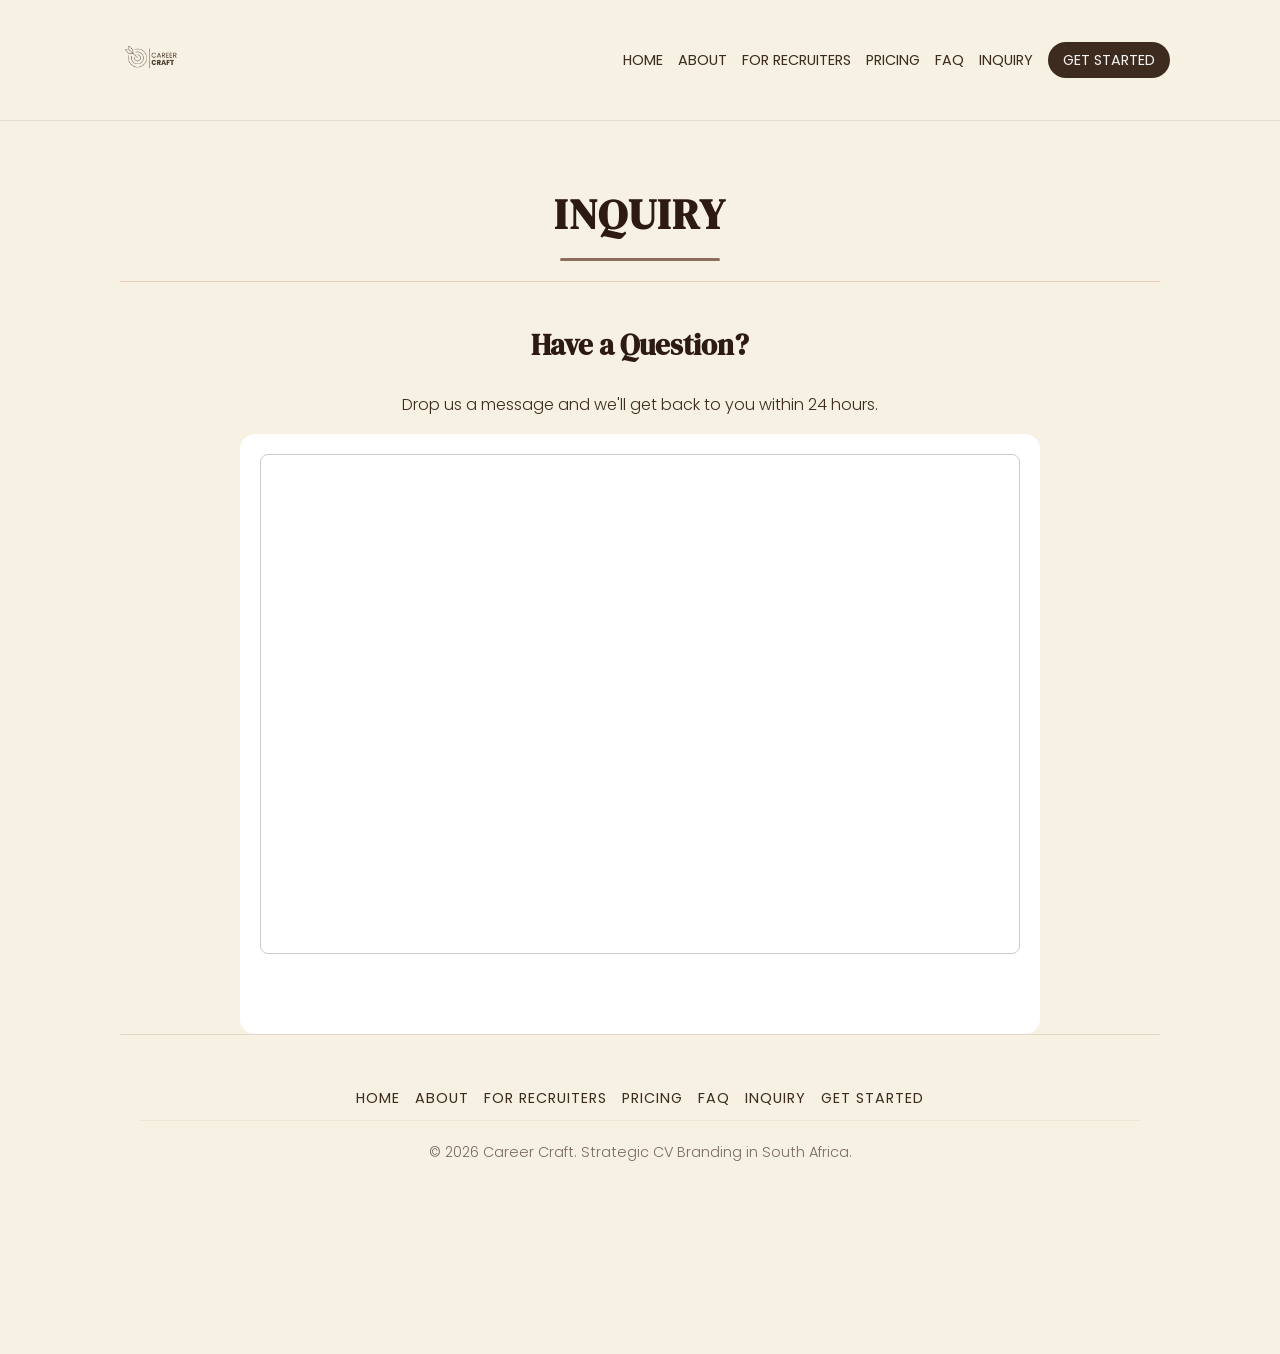
<file: inquiry.html>
<!DOCTYPE html>
<html lang="en">

<head>
    <meta charset="UTF-8">
    <meta name="viewport" content="width=device-width, initial-scale=1.0">
    <meta name="description"
        content="Contact Career Craft for CV writing, LinkedIn revamps, or agency support. Job seekers and recruitment agencies welcome. 24hr response time.">

    <title>Inquiry | Career Craft</title>
    <link rel="shortcut icon" href="images/favicon.ico.svg" type="image/x-icon">

    <!-- Open Graph / Social -->
    <meta property="og:title" content="Contact Career Craft | CV & Agency Support">
    <meta property="og:description"
        content="Questions about CV writing or agency services? Send us a message. We reply within 24 hours.">
    <meta property="og:type" content="website">
    <meta property="og:image" content="https://career-craft-ruby-six.vercel.app/images/social-preview.png">
    <meta property="og:image:width" content="1200">
    <meta property="og:image:height" content="630">
    <meta property="og:url" content="https://career-craft-ruby-six.vercel.app/inquiry.html">
    <meta property="og:site_name" content="Career Craft">

    <!-- Fonts -->
    <link rel="preconnect" href="https://fonts.googleapis.com">
    <link rel="preconnect" href="https://fonts.gstatic.com" crossorigin>
    <link href="https://fonts.googleapis.com/css2?family=DM+Serif+Display&family=Poppins:wght@300;400;600&display=swap"
        rel="stylesheet">

    <link rel="stylesheet" href="styles.css">
</head>

<body>
    <nav class="top-nav">
        <div class="nav-container">
            <a href="index.html" class="logo-link">
                <img src="images/logo.png (2).png" alt="Career Craft Logo" class="nav-logo">
            </a>
            <ul class="nav-links">
                <li><a href="index.html">Home</a></li>
                <li><a href="about.html">About</a></li>
                <li><a href="agency.html">For Recruiters</a></li>
                <li><a href="pricing.html">Pricing</a></li>
                <li><a href="faq.html">FAQ</a></li>
                <li><a href="inquiry.html">Inquiry</a></li>
                <li><a href="contact.html" class="nav-cta">Get Started</a></li>
            </ul>
        </div>
    </nav>

    <header id="main-title">
        <h1 id="page-heading">Inquiry</h1>
    </header>

    <section class="contact-hero">
        <h2 id="hero-heading">Have a Question?</h2>
        <p id="hero-subtext">Drop us a message and we'll get back to you within 24 hours.</p>
    </section>

    <section class="inquiry-form-container" style="max-width: 800px; margin: 0 auto; padding: 20px;">
        <iframe id="tally-form"
            data-tally-src="https://tally.so/r/ja7QD4?hideTitle=1&transparentBackground=1&dynamicHeight=1"
            loading="lazy" width="100%" height="500" frameborder="0" marginheight="0" marginwidth="0"
            title="Contact Form" style="min-height: 500px; border: 1px solid #ccc; border-radius: 8px;">
        </iframe>
    </section>

    <footer class="site-footer">
        <nav class="bottom-nav">
            <ul class="footer-menu">
                <li><a href="index.html">Home</a></li>
                <li><a href="about.html">About</a></li>
                <li><a href="agency.html">For Recruiters</a></li>
                <li><a href="pricing.html">Pricing</a></li>
                <li><a href="faq.html">FAQ</a></li>
                <li><a href="inquiry.html">Inquiry</a></li>
                <li><a href="contact.html">Get Started</a></li>
            </ul>
        </nav>
        <p>&copy; 2026 Career Craft. Strategic CV Branding in South Africa.</p>
    </footer>

    <script async src="https://tally.so/widgets/embed.js"></script>
    
    <script src="script.js"></script>
</body>

</html>
</file>
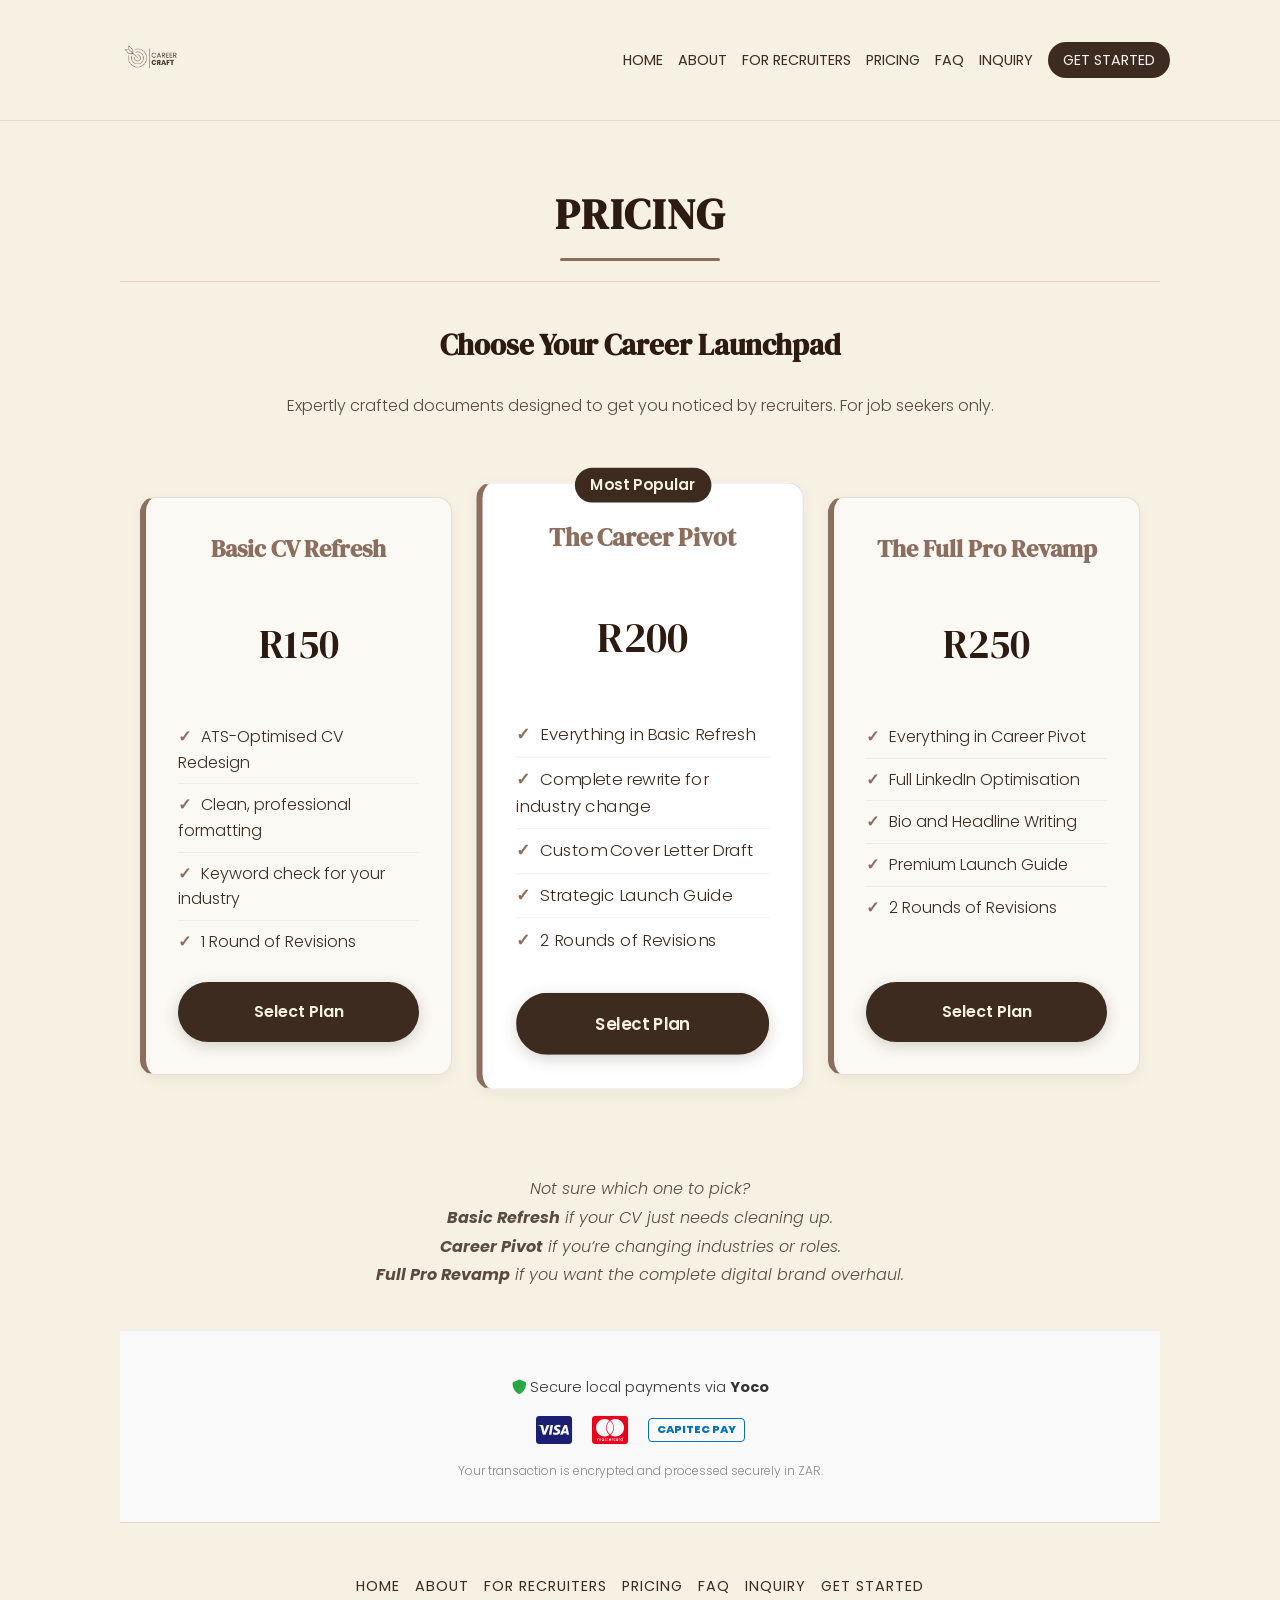
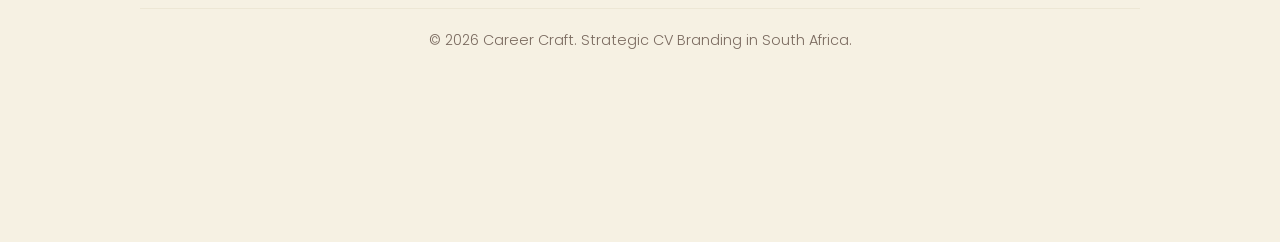
<file: pricing.html>
<!DOCTYPE html>
<html lang="en">

<head>
    <meta charset="UTF-8">
    <meta name="viewport" content="width=device-width, initial-scale=1.0">
    <meta name="description"
        content="Career Craft pricing for job seekers: R150 Basic CV Refresh, R200 Career Pivot, R250 Full Pro Revamp. Human-written, ATS-ready, 2 rounds of revisions included.">

    <title>Pricing | Career Craft</title>
    <link rel="shortcut icon" href="images/favicon.ico.svg" type="image/x-icon">

    <!-- Open Graph / Social -->
    <meta property="og:title" content="CV Writing Pricing | Career Craft">
    <meta property="og:description"
        content="R150 Basic Refresh, R200 Career Pivot, or R250 Full Pro Revamp. ATS-optimised CVs, cover letters & LinkedIn for SA professionals and career changers.">
    <meta property="og:type" content="website">
    <meta property="og:image" content="https://career-craft-ruby-six.vercel.app/images/social-preview.png">
    <meta property="og:image:width" content="1200">
    <meta property="og:image:height" content="630">
    <meta property="og:url" content="https://career-craft-ruby-six.vercel.app/pricing.html">
    <meta property="og:site_name" content="Career Craft">

    <!-- Fonts -->
    <link rel="preconnect" href="https://fonts.googleapis.com">
    <link rel="preconnect" href="https://fonts.gstatic.com" crossorigin>
    <link href="https://fonts.googleapis.com/css2?family=DM+Serif+Display&family=Poppins:wght@300;400;600&display=swap"
        rel="stylesheet">
    <link rel="stylesheet" href="https://cdnjs.cloudflare.com/ajax/libs/font-awesome/6.0.0/css/all.min.css">

    <link rel="stylesheet" href="styles.css">
</head>

<body>
    <nav class="top-nav">
        <div class="nav-container">
            <a href="index.html" class="logo-link">
                <img src="images/logo.png (2).png" alt="Career Craft Logo" class="nav-logo">
            </a>

            <ul class="nav-links">
                <li><a href="index.html">Home</a></li>
                <li><a href="about.html">About</a></li>
                <li><a href="agency.html">For Recruiters</a></li>
                <li><a href="pricing.html">Pricing</a></li>
                <li><a href="faq.html">FAQ</a></li>
                <li><a href="inquiry.html">Inquiry</a></li>
                <li><a href="contact.html" class="nav-cta">Get Started</a></li>
            </ul>
        </div>
    </nav>

    <header id="main-title">
        <h1>Pricing</h1>
    </header>

    <section class="pricing-header">
        <h2>Choose Your Career Launchpad</h2>
        <p class="pricing-paragraph">Expertly crafted documents designed to get you noticed by recruiters. For job
            seekers only.</p>
    </section>

    <div class="pricing-container">
        <div class="pricing-card">
            <h3>Basic CV Refresh</h3>
            <div class="price">R150</div>
            <ul>
                <li>ATS-Optimised CV Redesign</li>
                <li>Clean, professional formatting</li>
                <li>Keyword check for your industry</li>
                <li>1 Round of Revisions</li>
            </ul>
            <a href="contact.html?plan=basic" class="price-btn">Select Plan</a>
        </div>

        <div class="pricing-card popular">
            <div class="popular-badge">Most Popular</div>
            <h3>The Career Pivot</h3>
            <div class="price">R200</div>
            <ul>
                <li>Everything in Basic Refresh</li>
                <li>Complete rewrite for industry change</li>
                <li>Custom Cover Letter Draft</li>
                <li>Strategic Launch Guide</li>
                <li>2 Rounds of Revisions</li>
            </ul>
            <a href="contact.html?plan=pivot" class="price-btn">Select Plan</a>
        </div>

        <div class="pricing-card">
            <h3>The Full Pro Revamp</h3>
            <div class="price">R250</div>
            <ul>
                <li>Everything in Career Pivot</li>
                <li>Full LinkedIn Optimisation</li>
                <li>Bio and Headline Writing</li>
                <li>Premium Launch Guide</li>
                <li>2 Rounds of Revisions</li>
            </ul>
            <a href="contact.html?plan=pro" class="price-btn">Select Plan</a>
        </div>
    </div>

    <div class="pricing-helper-text">
        <p><em>Not sure which one to pick?<br>
                <strong>Basic Refresh</strong> if your CV just needs cleaning up.<br>
                <strong>Career Pivot</strong> if you’re changing industries or roles.<br>
                <strong>Full Pro Revamp</strong> if you want the complete digital brand overhaul.</em></p>
    </div>

    <div class="payment-trust-bar">
        <p class="payment-intro">
            <i class="fas fa-shield-alt"></i> Secure local payments via <strong>Yoco</strong>
        </p>

        <div class="payment-icons">
            <i class="fab fa-cc-visa" title="Visa"></i>
            <i class="fab fa-cc-mastercard" title="Mastercard"></i>
            <span class="capitec-badge">CAPITEC PAY</span>
        </div>

        <p class="payment-disclaimer">
            Your transaction is encrypted and processed securely in ZAR.
        </p>
    </div>

    <footer class="site-footer">
        <nav class="footer-nav">
            <ul class="footer-menu">
                <li><a href="index.html">Home</a></li>
                <li><a href="about.html">About</a></li>
                <li><a href="agency.html">For Recruiters</a></li>
                <li><a href="pricing.html">Pricing</a></li>
                <li><a href="faq.html">FAQ</a></li>
                <li><a href="inquiry.html">Inquiry</a></li>
                <li><a href="contact.html">Get Started</a></li>
            </ul>
        </nav>
        <p>&copy; 2026 Career Craft. Strategic CV Branding in South Africa.</p>
    </footer>

    <script src="script.js"></script>
</body>

</html>
</file>
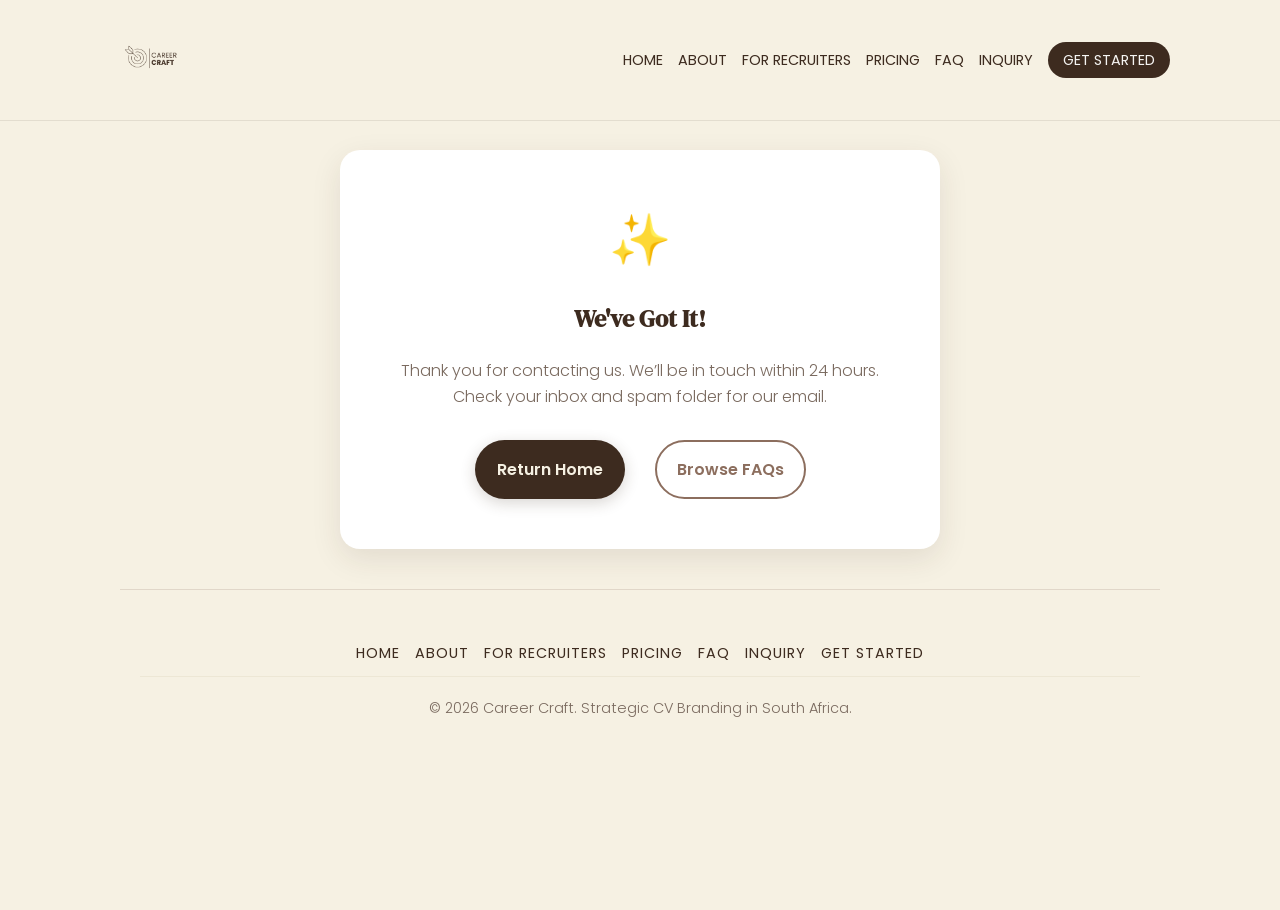
<file: thank-you.html>
<!DOCTYPE html>
<html lang="en">

<head>
    <meta charset="UTF-8">
    <meta name="viewport" content="width=device-width, initial-scale=1.0">
    <meta name="description"
        content="Thank you for contacting Career Craft. We’ve received your inquiry and will reply within 24 hours. Check your inbox and spam folder.">

    <title>Application Received | Career Craft</title>
    <link rel="shortcut icon" href="images/favicon.ico.svg" type="image/x-icon">

    <!-- Open Graph / Social -->
    <meta property="og:title" content="Thank You | Career Craft">
    <meta property="og:description" content="We’ve received your message. Expect a reply within 24 hours.">
    <meta property="og:type" content="website">
    <meta property="og:image" content="https://career-craft-ruby-six.vercel.app/images/social-preview.png">
    <meta property="og:image:width" content="1200">
    <meta property="og:image:height" content="630">
    <meta property="og:url" content="https://career-craft-ruby-six.vercel.app/thank-you.html">
    <meta property="og:site_name" content="Career Craft">

    <!-- Fonts -->
    <link rel="preconnect" href="https://fonts.googleapis.com">
    <link rel="preconnect" href="https://fonts.gstatic.com" crossorigin>
    <link href="https://fonts.googleapis.com/css2?family=DM+Serif+Display&family=Poppins:wght@300;400;600&display=swap"
        rel="stylesheet">

    <link rel="stylesheet" href="styles.css">
</head>

<body class="thank-you-body">
    <nav class="top-nav">
        <div class="nav-container">
            <a href="index.html" class="logo-link">
                <img src="images/logo.png (2).png" alt="Career Craft Logo" class="nav-logo">
            </a>

            <ul class="nav-links">
                <li><a href="index.html">Home</a></li>
                <li><a href="about.html">About</a></li>
                <li><a href="agency.html">For Recruiters</a></li>
                <li><a href="pricing.html">Pricing</a></li>
                <li><a href="faq.html">FAQ</a></li>
                <li><a href="inquiry.html">Inquiry</a></li>
                <li><a href="contact.html" class="nav-cta">Get Started</a></li>
            </ul>
        </div>
    </nav>

    <main class="thank-you-main">
        <section class="thank-you-card">
            <div class="success-icon">✨</div>

            <h1 id="thank-you-heading">We've Got It!</h1>

            <p id="thank-you-message">
                Thank you for contacting us. We’ll be in touch within 24 hours. Check your inbox and spam folder for our
                email.
            </p>

            <div class="next-steps">
                <div class="button-group">
                    <a href="index.html" class="btn-primary">
                        Return Home
                    </a>
                    <a id="secondary-cta" href="faq.html" class="btn-secondary">
                        Browse FAQs
                    </a>
                </div>
            </div>
        </section>
    </main>

    <footer class="site-footer">
        <nav class="footer-nav">
            <ul class="footer-menu">
                <li><a href="index.html">Home</a></li>
                <li><a href="about.html">About</a></li>
                <li><a href="agency.html">For Recruiters</a></li>
                <li><a href="pricing.html">Pricing</a></li>
                <li><a href="faq.html">FAQ</a></li>
                <li><a href="inquiry.html">Inquiry</a></li>
                <li><a href="contact.html">Get Started</a></li>
            </ul>
        </nav>
        <p>&copy; 2026 Career Craft. Strategic CV Branding in South Africa.</p>
    </footer>

    <script src="script.js"></script>
</body>

</html>
</file>
<file: styles.css>
* {
    box-sizing: border-box;
}

html {
    scroll-behavior: smooth;
    scroll-padding-top: 120px;
}

body {
    background-color: #f6f1e3;
    color: #3D2B1F;
    font-family: 'Poppins', sans-serif;
    font-weight: 300;
    margin: 0 auto;
    padding: 100px 15px 20px 15px;
    line-height: 1.6;
    overflow-x: hidden;
}

@media (min-width: 1000px) {
    body {
        padding: 110px 120px 150px 120px;
        max-width: 1400px;
        margin: 0 auto;
    }
}

/* Top Navigation Bar */
.top-nav {
    background-color: rgba(246, 241, 227, 0.95);
    backdrop-filter: blur(10px);
    position: fixed;
    top: 0;
    left: 0;
    width: 100%;
    z-index: 1000;
    padding: 5px 0;
    border-bottom: 1px solid rgba(61, 43, 31, 0.1);
}

.nav-container {
    max-width: 1100px;
    margin: 0 auto;
    display: flex;
    justify-content: space-between;
    align-items: center;
    padding: 15px 20px;
}

/* Logo Styling */
.nav-logo {
    height: 80px;
    width: auto;
    display: block;
    transition: height 0.3s ease;
}

/* Responsive Web Design for logo and top nav menu*/
@media (max-width: 768px) {
    .nav-logo {
        height: 65px;
    }

    .nav-container {
        padding: 1px 15px;
        flex-direction: column;
        gap: 1px;
    }
}

/* Menu links styling */
.nav-links {
    display: flex;
    list-style: none;
    margin: 0;
    flex-wrap: wrap;
    justify-content: center;
    gap: 15px;
}

.nav-links a {
    text-decoration: none;
    color: #3D2B1F;
    font-size: 0.9rem;
    font-weight: 400;
    transition: color 0.3s;
    text-transform: uppercase;
}

.nav-links a:hover {
    color: #7a6a5f;
}

@media (max-width: 768px) {
    .nav-links {
        font-size: 0.8rem;
        gap: 20px;
        padding: 5px;
    }
}

/* Contact Button (CTA) in top nav menu */
.nav-cta {
    background-color: #3D2B1F;
    color: #f5f4f2 !important;
    padding: 8px 15px;
    border-radius: 50px;
    font-weight: 800;
}

.nav-cta:hover {
    background-color: #5a4a3f;
}

/* Headings */

@media (max-width: 768px) {

    h1 {
        font-size: 1.6rem;
    }

    h2 {
        font-size: 1.4rem;
    }

}

h2,
h3,
h4 {
    font-family: 'DM Serif Display', serif;
    color: #2D1A10;
}

#main-title h1 {
    text-align: center;
    padding: 40px 0 20px 0;
    border-bottom: 1px solid rgba(177, 63, 1, 0.2);
    margin-bottom: 40px;
    font-size: 2.7rem;
    letter-spacing: 2px;
    text-transform: uppercase;
    font-family: 'DM Serif Display', serif;
    color: #2D1A10;
}

#main-title h1::after {
    content: '';
    display: block;
    width: 160px;
    height: 3px;
    background-color: #8C6E5E;
    margin: 10px auto 0;
    border-radius: 2px;
}

h2 {
    text-align: center;
    font-size: 1.8rem;
}

h3 {
    font-size: 1.5rem;
}

h4 {
    font-size: 1.3rem;
}

p {
    font-size: 1rem;
}

.tagline {
    text-align: center;
    font-weight: 200;
}

/* Card Container Layout */
.card-container {
    display: grid;
    grid-template-columns: repeat(auto-fit, minmax(300px, 1fr));
    gap: 2rem;
    padding: 40px 0;
}

/* Styling for the individual cards */
.card {
    background: rgba(255, 255, 255, 0.6);
    padding: 2rem;
    border-radius: 15px;
    border: 1px solid rgba(140, 110, 94, 0.2);
    transition: transform 0.3s ease, box-shadow 0.3s ease;
    display: flex;
    flex-direction: column;
    justify-content: space-between;
    border-left: 6px solid #8C6E5E;
    box-shadow: 0 4px 15px rgba(0, 0, 0, 0.05);
}

.card:hover {
    transform: translateY(-10px);
    box-shadow: 0 10px 20px rgba(61, 43, 31, 0.1);
    background: #ffffff;
}

.card h2 {
    margin-top: 0;
    color: #8C6E5E;
}

/* --- Testimonial cards section --- */
.testimonial-section {
    padding: 60px 20px;
    text-align: center;
}

.testimonial-container {
    display: flex;
    flex-direction: column;
    gap: 30px;
    align-items: center;
    margin-top: 40px;
}

.testimonial-card {
    background: #fff;
    padding: 2rem;
    border-radius: 15px;
    border-left: 6px solid #8C6E5E;
    box-shadow: 0 4px 15px rgba(0, 0, 0, 0.05);
    width: 100%;
    max-width: 450px;
    box-sizing: border-box;
    text-align: left;
}

.stars {
    color: #8C6E5E;
    margin-bottom: 10px;
    font-size: 1.2rem;
}

.card-headline {
    margin-top: 0;
}

.testimonial-card:hover {
    transform: translateY(-10px);
    box-shadow: 0 10px 20px rgba(61, 43, 31, 0.1);
    background: #ffffff;
}

@media (min-width: 768px) {
    .testimonial-container {
        flex-direction: row;
        justify-content: center;
        align-items: stretch;
    }

    .testimonial-card {
        flex: 1;
        max-width: 500px;
    }
}

/********Pricing Section - UPDATED FOR 3 CARDS**********/

.pricing-container {
    display: grid;
    grid-template-columns: repeat(auto-fit, minmax(300px, 1fr));
    gap: 2rem;
    padding: 60px 20px;
    max-width: 1200px;
    margin: 0 auto;
}

.pricing-card {
    background: rgba(255, 255, 255, 0.6);
    padding: 2rem;
    border-radius: 15px;
    border: 1px solid rgba(140, 110, 94, 0.2);
    border-left: 6px solid #8C6E5E;
    box-shadow: 0 4px 15px rgba(0, 0, 0, 0.05);
    transition: transform 0.3s ease, box-shadow 0.3s ease;
    display: flex;
    flex-direction: column;
    justify-content: space-between;
    position: relative;
}

.pricing-card:hover {
    transform: translateY(-10px);
    box-shadow: 0 10px 20px rgba(61, 43, 31, 0.1);
    background: #ffffff;
}

.pricing-card h3 {
    margin-top: 0;
    color: #8C6E5E;
    text-align: center;
}

.pricing-card .price {
    font-family: 'DM Serif Display', serif;
    font-size: 2.5rem;
    color: #2D1A10;
    text-align: center;
    margin: 20px 0;
}

.pricing-card ul {
    list-style: none;
    padding: 0;
    margin: 20px 0;
    flex-grow: 1;
}

.pricing-card ul li {
    padding: 8px 0;
    border-bottom: 1px solid rgba(140, 110, 94, 0.1);
}

.pricing-card ul li:last-child {
    border-bottom: none;
}

.pricing-card ul li::before {
    content: '✓';
    color: #8C6E5E;
    font-weight: bold;
    margin-right: 10px;
}

.pricing-card.popular {
    transform: scale(1.05);
    background-color: #ffffff;
    z-index: 2;
}

.pricing-card.popular:hover {
    transform: scale(1.05) translateY(-10px);
}

.popular-badge {
    position: absolute;
    top: -15px;
    left: 50%;
    transform: translateX(-50%);
    background-color: #3D2B1F;
    color: #f6f1e3;
    padding: 5px 15px;
    border-radius: 20px;
    font-size: 0.9rem;
    font-family: 'Poppins', sans-serif;
    font-weight: 600;
}

@media (max-width: 768px) {
    .pricing-card.popular {
        transform: scale(1);
        margin: 20px 0;
    }

    .pricing-card.popular:hover {
        transform: translateY(-10px);
    }
}

/* --- Process Section Styling --- */
/* --- How It Works Section --- */
.how-it-works {
    padding: 60px 20px;
    text-align: center;
    width: 100%;
    max-width: 1200px;
    margin: 0 auto;
}

.process-stepper {
    display: flex;
    flex-direction: column;
    align-items: center;
    gap: 40px;
    margin-top: 40px;
    position: relative;
}

.process-stepper .step {
    flex: 1;
    display: flex;
    flex-direction: column;
    align-items: center;
    max-width: 400px;
}

.step-number {
    width: 80px;
    height: 80px;
    background-color: #8C6E5E;
    color: #f6f1e3;
    border-radius: 50%;
    display: flex;
    align-items: center;
    justify-content: center;
    font-size: 1.8rem;
    font-family: 'DM Serif Display', serif;
    margin-bottom: 20px;
    box-shadow: 0 4px 10px rgba(0, 0, 0, 0.3);
    z-index: 2;
}

@media (min-width: 769px) {
    .process-stepper {
        flex-direction: row;
        justify-content: space-between;
        align-items: flex-start;
    }

    .process-stepper::after {
        content: '';
        position: absolute;
        top: 40px;
        left: 10%;
        right: 10%;
        height: 2px;
        background: rgba(140, 110, 94, 0.3);
        z-index: 1;
    }
}

@media (max-width: 480px) {
    .how-it-works {
        padding: 40px 10px;
    }

    .step-number {
        width: 60px;
        height: 60px;
        font-size: 1.4rem;
    }

    .process-stepper h3 {
        font-size: 1.5rem;
    }
}

/** --- Career Toolkit Section --- */
.career-toolkit {
    background-color: #fcfaf5;
    box-shadow: 0 16px 30px rgba(61, 43, 31, 0.1);
    padding: 40px 40px;
    border-radius: 30px;
    margin: 40px auto;
    max-width: 1200px;
}

.toolkit-grid {
    display: grid;
    grid-template-columns: repeat(auto-fit, minmax(280px, 1fr));
    gap: 30px;
    margin-top: 40px;
}

.toolkit-card {
    background: #ffffff;
    padding: 40px 30px;
    border-radius: 20px;
    border: 5px solid rgba(140, 110, 94, 0.1);
    transition: all 0.3s ease;
    text-align: center;
}

.toolkit-card:hover {
    box-shadow: 0 15px 30px rgba(61, 43, 31, 0.08);
    transform: translateY(-5px);
}

.toolkit-icon {
    font-size: 3rem;
    margin-bottom: 20px;
    display: block;
}

.toolkit-card h3 {
    margin-bottom: 15px;
}

.toolkit-footer {
    margin-top: 50px;
    text-align: center;
}

/* --- Buttons except nav cta button --- */
.btn-primary,
.btn-secondary,
.price-btn {
    display: inline-block;
    border-radius: 50px;
    font-family: 'Poppins', sans-serif;
    font-weight: 600;
    text-decoration: none;
    cursor: pointer;
    transition: all 0.3s ease;
    border: 2px solid transparent;
    text-align: center;
}

.btn-primary {
    background-color: #3D2B1F;
    color: #f6f1e3;
    box-shadow: 0 4px 15px rgba(61, 43, 31, 0.2);
    padding: 15px 20px;
}

.btn-primary:hover {
    background-color: #8C6E5E;
    transform: translateY(-3px);
    box-shadow: 0 6px 20px rgba(140, 110, 94, 0.3);
}

.btn-secondary {
    background-color: transparent;
    border-color: #8C6E5E;
    color: #8C6E5E;
    padding: 15px 20px;
}

.btn-secondary:hover {
    background-color: #8C6E5E;
    color: #f6f1e3;
    transform: translateY(-3px);
    box-shadow: 0 6px 20px rgba(140, 110, 94, 0.3);
}

@media (max-width: 768px) {

    .btn-primary,
    .btn-secondary,
    .price-btn {
        padding: 12px 20px;
        font-size: 0.9rem;
    }

    .btn-primary:hover,
    .btn-secondary:hover,
    .price-btn:hover {
        transform: translateY(-2px);
        color: #f6f1e3;
        background-color: #8C6E5E;
        box-shadow: 0 6px 20px rgba(140, 110, 94, 0.3);
    }
}

/* --- Toolkit Footer Specific Adjustment --- */
.toolkit-footer {
    padding: 15px 20px;
    font-size: 1.1rem;
}

.hero {
    text-align: center;
    padding: 40px 20px;
}

/* --- Main CTA Button (Hero & Closer) --- */

.main-cta-button {
    display: inline-block;
    background-color: #3D2B1F;
    color: #f6f1e3;
    padding: 15px 20px;
    border-radius: 50px;
    font-family: 'Poppins', sans-serif;
    font-weight: 600;
    font-size: 1.1rem;
    text-decoration: none;
    border: 2px solid #3D2B1F;
    transition: all 0.4s cubic-bezier(0.175, 0.885, 0.32, 1.275);
    box-shadow: 0 10px 20px rgba(61, 43, 31, 0.15);
    cursor: pointer;
    animation: cta-pulse 1s infinite;
}

.main-cta-button:hover {
    background-color: #8C6E5E;
    transform: translateY(-3px);
    box-shadow: 0 6px 20px rgba(140, 110, 94, 0.3);
}

@media (max-width: 768px) {
    .main-cta-button {
        padding: 15px 30px;
        font-size: 0.9rem;
    }
}

@keyframes cta-pulse {
    0% {
        box-shadow: 0 0 rgba(61, 43, 31, 0.4);
    }

    70% {
        box-shadow: 0 0 0 15px rgba(61, 43, 31, 0);
    }

    100% {
        box-shadow: 0 0 0 0 rgba(61, 43, 31, 0);
    }
}

.home-closer {
    padding: 60px 20px;
    text-align: center;
    background-color: #f6f1e3;
}

.button-group {
    display: flex;
    flex-wrap: column;
    justify-content: center;
    gap: 20px;
    margin-top: 30px;
    width: 100%;
}

@media (min-width: 768px) {
    .button-group {
        flex-direction: row;
        justify-content: center;
        gap: 30px;
    }
}

.hero,
.closer-container {
    text-align: center;
    display: flex;
    flex-direction: column;
    align-items: center;
}

/******************Footer***********************/

.footer-menu {
    display: flex;
    justify-content: center;
    list-style: none;
    padding: 0;
    margin: 5px;
    gap: 15px;
    flex-wrap: wrap;
    list-style: none;

}

.footer-menu li {
    margin: 5px 0;
}

.footer-menu li a {
    color: #3D2B1F;
    text-decoration: none;
    transition: color 0.3s;
    font-weight: 400;
    text-transform: uppercase;
    letter-spacing: 1px;
    font-size: 0.9rem;
}

.footer-menu li a:hover {
    color: #8C6E5E;
}

.site-footer {
    border-top: 1px solid rgba(142, 110, 94, 0.2);
    margin-top: 0;
    text-align: center;
    position: relative;
    color: white;
    bottom: 0;
    left: 0;
    width: 100%;
    background-color: #f6f1e3;
    z-index: 10;
    padding: 40px 20px;
    transition: transform 0.3s ease;
}

@media (max-width: 768px) {
    .site-footer {
        padding-top: 8px;
    }
}

.site-footer p {
    margin: 0;
    font-size: 0.9rem;
    color: #7a6a5f;
    border-top: 1px solid #ede7d5;
    padding-top: 20px;
}

@media (max-width: 400px) {
    .site-footer p {
        font-size: 0.8rem;
        padding-right: 20px;
    }
}

.process-section {
    padding: 80px 20px;
    background-color: #fcfaf5;
}

.process-grid {
    display: flex;
    flex-wrap: wrap;
    gap: 30px;
    justify-content: center;
    max-width: 1200px;
    margin: 40px auto 0;
}

.about-step {
    background: #ffffff;
    flex: 1;
    min-width: 280px;
    max-width: 350px;
    padding: 40px 30px;
    border-radius: 15px;
    border-top: 5px solid #3D2B1F;
    box-shadow: 0 10px 30px rgba(61, 43, 31, 0.05);
    transition: all 0.3s ease;
    text-align: left;
}

.about-step:hover {
    transform: translateY(-10px);
    box-shadow: 0 15px 40px rgba(61, 43, 31, 0.12);
}

.about-step h4 {
    color: #3D2B1F;
    margin-bottom: 15px;
    display: flex;
    align-items: center;
}

.about-step p {
    line-height: 1.6;
    color: #5a4a3f;
}

.about-step h4::before {
    content: '';
    display: inline-block;
    width: 8px;
    height: 8px;
    background-color: #3D2B1F;
    border-radius: 50%;
    margin-right: 12px;
}

/* --- About Hero Section --- */
.about-hero {
    padding: 70px 20px;
    text-align: center;
    background: linear-gradient(135deg, rgba(170, 149, 136, 0.95), rgba(45, 26, 16, 0.95));
    backdrop-filter: blur(10px);
    color: #f6f1e3;
    margin-bottom: 50px;
    border-radius: 40px;
}

.about-hero h1 {
    color: #f6f1e3;
    font-size: 1.6rem;
    margin-bottom: 20px;
}

.about-hero p {
    max-width: 800px;
    margin: 0 auto;
    line-height: 1.8;
    opacity: 0.9;
}

/* --- Why Choose Us Section --- */
.why-choose-us {
    padding: 80px 20px;
    max-width: 1000px;
    margin: 0 auto;
    text-align: center;
}

.why-grid {
    display: flex;
    flex-direction: column;
    align-items: center;
    gap: 25px;
    background-color: #ffffff;
    padding: 50px;
    border-radius: 20px;
    box-shadow: 10px 10px 0px #3D2B1F;
}

.why-item-heading {
    color: #3D2B1F;
    margin-bottom: 10px;
}

.why-item-paragraph {
    line-height: 1.8;
    max-width: 800px;
    color: #5a4a3f;
    margin: 0;
}

.process-section-paragraph {
    color: #3D2B1F;
    margin-bottom: 40px;
    text-align: center;
}

.pricing-paragraph {
    font-size: 1rem;
    line-height: 1.8;
    color: #5a4a3f;
    text-align: center;
    margin-top: 20px;
}

.price-btn {
    background-color: #3D2B1F;
    color: #f6f1e3;
    box-shadow: 0 4px 15px rgba(61, 43, 31, 0.2);
    padding: 15px 20px;
}

.price-btn:hover {
    background-color: #8C6E5E;
    transform: translateY(-3px);
    box-shadow: 0 6px 20px rgba(140, 110, 94, 0.3);
}

/* --- FAQ Page Styling --- */
.faq-section {
    max-width: 900px;
    margin: 60px auto;
    padding: 0 20px;
}

.faq-item {
    background: #ffffff;
    margin-bottom: 25px;
    padding: 30px;
    border-radius: 15px;
    border-left: 6px solid #3D2B1F;
    box-shadow: 0 5px 15px rgba(61, 43, 31, 0.05);
    transition: transform 0.2s ease;
}

.faq-item:hover {
    transform: translateX(10px);
    box-shadow: 0 8px 25px rgba(61, 43, 31, 0.1);
}

.faq-item h3 {
    margin-top: 0;
    color: #3D2B1F;
    line-height: 1.4;
}

.faq-item p {
    margin-bottom: 0;
    line-height: 1.7;
    color: #5a4a3f;
    font-size: 1rem;
    margin-top: 15px;
}

.faq-footer {
    text-align: center;
    margin-top: 50px;
    padding: 40px;
    background-color: #ede7d5;
    border-radius: 20px;
}

@media (max-width: 768px) {
    .footer-menu {
        gap: 10px;
        font-size: 0.8rem;
        padding-right: 27px;
    }
}

.contact-form-container {
    min-height: 600px;
    margin-top: 20px;
    background: #fff;
    border-radius: 15px;
}

.contact-hero p {
    text-align: center;
}

.inquiry-form-container {
    min-height: 600px;
    margin-top: 20px;
    background: #fff;
    border-radius: 15px;
}

/* --- Thank You Page --- */
.thank-you-body {
    background-color: #f6f1e3;
    display: flex;
    flex-direction: column;
    min-height: 100vh;
}

.thank-you-main {
    flex: 1;
    display: flex;
    align-items: center;
    justify-content: center;
    padding: 40px 20px;
}

.thank-you-card {
    background: white;
    padding: 50px;
    border-radius: 20px;
    box-shadow: 0 10px 30px rgba(61, 43, 31, 0.1);
    max-width: 600px;
    text-align: center;
}

.thank-you-card .success-icon {
    font-size: 50px;
    margin-bottom: 20px;
}

.thank-you-card h1 {
    font-family: 'DM Serif Display', serif;
    color: #3D2B1F;
    margin-bottom: 20px;
}

.thank-you-card p {
    font-family: 'Poppins', sans-serif;
    color: #7a6a5f;
    line-height: 1.6;
    margin-bottom: 30px;
}

@media (max-width: 480px) {
    .thank-you-card {
        padding: 30px 20px;
    }
}

/* --- Pricing Helper Text --- */
.pricing-helper-text {
    text-align: center;
    margin-top: 40px;
    color: #5a4a3f;
}

.pricing-helper-text p {
    font-size: 1rem;
    line-height: 1.8;
}

/* --- Payment Trust Bar --- */
.payment-trust-bar {
    text-align: center;
    padding: 30px 20px;
    background-color: #f9f9f9;
    border-top: 1px solid #eee;
    margin-top: 40px;
}

.payment-intro {
    font-size: 0.9rem;
    margin-bottom: 15px;
    color: #333;
}

.payment-intro .fa-shield-alt {
    color: #28a745;
}

.payment-icons {
    display: flex;
    justify-content: center;
    align-items: center;
    gap: 20px;
    flex-wrap: wrap;
}

.payment-icons .fa-cc-visa {
    font-size: 2rem;
    color: #1a1f71;
}

.payment-icons .fa-cc-mastercard {
    font-size: 2rem;
    color: #eb001b;
}

.capitec-badge {
    border: 1.5px solid #0071ba;
    padding: 2px 8px;
    border-radius: 4px;
    font-size: 0.7rem;
    font-weight: 800;
    color: #0071ba;
}

.payment-disclaimer {
    font-size: 0.75rem;
    margin-top: 15px;
    color: #888;
}
</file>
